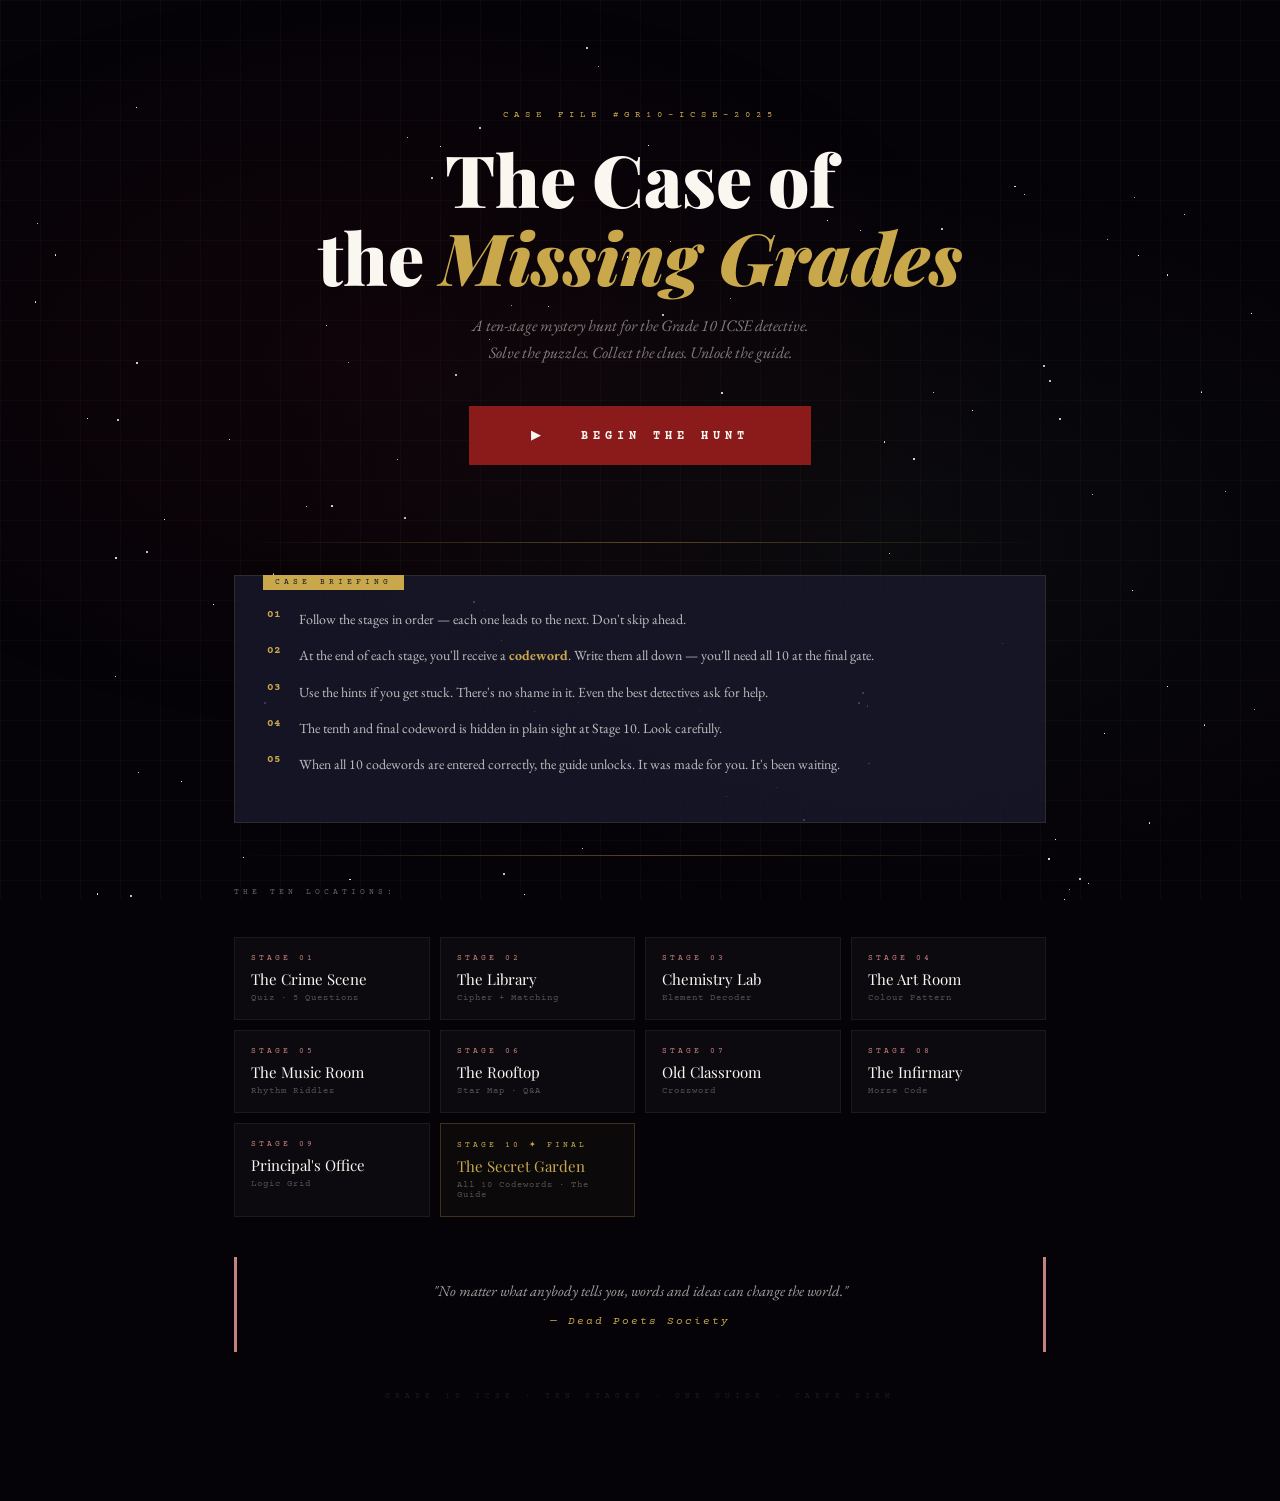
<file: index.html>
<!DOCTYPE html>
<html lang="en">
<head>
<meta charset="UTF-8"><meta name="viewport" content="width=device-width,initial-scale=1">
<title>The Case of the Missing Grades — Grade 10 ICSE Mystery Hunt</title>
<link rel="stylesheet" href="theme.css">
<style>
body{background:#050308;}
body::after{content:'';position:fixed;inset:0;background:radial-gradient(ellipse at 30% 40%,rgba(139,26,26,.08),transparent 50%),radial-gradient(ellipse at 70% 60%,rgba(122,158,126,.05),transparent 50%);pointer-events:none;z-index:0;}
.star{position:fixed;background:white;border-radius:50%;animation:tw var(--d) ease-in-out infinite var(--dl);pointer-events:none;z-index:0;}
@keyframes tw{0%,100%{opacity:.1}50%{opacity:.7}}
.hero{text-align:center;padding:60px 0 40px;}
.case-no{font-family:'Courier Prime',monospace;font-size:9px;letter-spacing:6px;color:var(--gold);margin-bottom:20px;display:block;}
.hero-title{font-family:'Playfair Display',serif;font-size:clamp(32px,7vw,72px);font-weight:900;color:var(--cream);line-height:1.08;margin-bottom:16px;}
.hero-title em{color:var(--gold);font-style:italic;}
.hero-sub{font-size:16px;font-style:italic;color:rgba(250,246,240,.5);margin-bottom:40px;line-height:1.7;}
.start-btn{display:inline-block;background:var(--red);color:var(--cream);font-family:'Courier Prime',monospace;font-weight:700;font-size:12px;letter-spacing:5px;padding:20px 60px;text-decoration:none;transition:all .4s;border:2px solid var(--red);position:relative;overflow:hidden;}
.start-btn::before{content:'';position:absolute;inset:0;background:var(--gold);transform:translateX(-100%);transition:transform .4s;}
.start-btn:hover::before{transform:translateX(0);}
.start-btn span{position:relative;z-index:1;}
.start-btn:hover span{color:var(--navy);}
/* Stage map */
.stage-map{display:grid;grid-template-columns:repeat(auto-fill,minmax(180px,1fr));gap:10px;margin:40px 0;}
.sm-card{background:rgba(255,255,255,.03);border:1px solid rgba(255,255,255,.06);padding:16px;transition:all .3s;text-decoration:none;display:block;}
.sm-card:hover{border-color:rgba(201,168,76,.3);background:rgba(201,168,76,.06);transform:translateY(-2px);}
.sm-n{font-family:'Courier Prime',monospace;font-size:8px;letter-spacing:3px;color:var(--rose);display:block;margin-bottom:6px;}
.sm-name{font-family:'Playfair Display',serif;font-size:15px;color:var(--cream);margin-bottom:4px;}
.sm-type{font-family:'Courier Prime',monospace;font-size:9px;color:rgba(250,246,240,.3);letter-spacing:1px;}
/* Rules */
.rules-box{background:rgba(26,26,46,.8);border:1px solid rgba(201,168,76,.15);padding:32px;margin:30px 0;position:relative;}
.rules-box::before{content:'CASE BRIEFING';position:absolute;top:-1px;left:28px;font-family:'Courier Prime',monospace;font-size:8px;letter-spacing:4px;background:var(--gold);color:var(--navy);padding:3px 12px;}
.rule{display:flex;gap:12px;align-items:flex-start;margin-bottom:14px;}
.rule-n{font-family:'Courier Prime',monospace;font-size:11px;color:var(--gold);flex-shrink:0;min-width:20px;font-weight:700;}
.rule-t{font-size:14px;color:rgba(250,246,240,.75);line-height:1.6;}
</style>
</head>
<body>
<script>for(let i=0;i<100;i++){const s=document.createElement('div');s.className='star';const sz=Math.random()*1.8+.3;s.style.cssText=`width:${sz}px;height:${sz}px;left:${Math.random()*100}%;top:${Math.random()*100}%;--d:${2+Math.random()*4}s;--dl:-${Math.random()*6}s;`;document.body.appendChild(s);}</script>

<div class="stage-wrap">
  <div class="hero">
    <span class="case-no">CASE FILE #GR10-ICSE-2025</span>
    <div class="hero-title">The Case of<br>the <em>Missing Grades</em></div>
    <p class="hero-sub">A ten-stage mystery hunt for the Grade 10 ICSE detective.<br>Solve the puzzles. Collect the clues. Unlock the guide.</p>
    <a href="stage1.html" class="start-btn"><span>▶ &nbsp; BEGIN THE HUNT</span></a>
  </div>

  <hr class="div">

  <div class="rules-box">
    <div class="rule"><span class="rule-n">01</span><span class="rule-t">Follow the stages in order — each one leads to the next. Don't skip ahead.</span></div>
    <div class="rule"><span class="rule-n">02</span><span class="rule-t">At the end of each stage, you'll receive a <strong style="color:var(--gold);">codeword</strong>. Write them all down — you'll need all 10 at the final gate.</span></div>
    <div class="rule"><span class="rule-n">03</span><span class="rule-t">Use the hints if you get stuck. There's no shame in it. Even the best detectives ask for help.</span></div>
    <div class="rule"><span class="rule-n">04</span><span class="rule-t">The tenth and final codeword is hidden in plain sight at Stage 10. Look carefully.</span></div>
    <div class="rule"><span class="rule-n">05</span><span class="rule-t">When all 10 codewords are entered correctly, the guide unlocks. It was made for you. It's been waiting.</span></div>
  </div>

  <hr class="div">

  <div style="font-family:'Courier Prime',monospace;font-size:8px;letter-spacing:4px;color:var(--gray);margin-bottom:16px;">THE TEN LOCATIONS:</div>
  <div class="stage-map">
    <a href="stage1.html" class="sm-card"><span class="sm-n">STAGE 01</span><div class="sm-name">The Crime Scene</div><div class="sm-type">Quiz · 5 Questions</div></a>
    <a href="stage2.html" class="sm-card"><span class="sm-n">STAGE 02</span><div class="sm-name">The Library</div><div class="sm-type">Cipher + Matching</div></a>
    <a href="stage3.html" class="sm-card"><span class="sm-n">STAGE 03</span><div class="sm-name">Chemistry Lab</div><div class="sm-type">Element Decoder</div></a>
    <a href="stage4.html" class="sm-card"><span class="sm-n">STAGE 04</span><div class="sm-name">The Art Room</div><div class="sm-type">Colour Pattern</div></a>
    <a href="stage5.html" class="sm-card"><span class="sm-n">STAGE 05</span><div class="sm-name">The Music Room</div><div class="sm-type">Rhythm Riddles</div></a>
    <a href="stage6.html" class="sm-card"><span class="sm-n">STAGE 06</span><div class="sm-name">The Rooftop</div><div class="sm-type">Star Map · Q&A</div></a>
    <a href="stage7.html" class="sm-card"><span class="sm-n">STAGE 07</span><div class="sm-name">Old Classroom</div><div class="sm-type">Crossword</div></a>
    <a href="stage8.html" class="sm-card"><span class="sm-n">STAGE 08</span><div class="sm-name">The Infirmary</div><div class="sm-type">Morse Code</div></a>
    <a href="stage9.html" class="sm-card"><span class="sm-n">STAGE 09</span><div class="sm-name">Principal's Office</div><div class="sm-type">Logic Grid</div></a>
    <a href="stage10.html" class="sm-card" style="border-color:rgba(201,168,76,.25);background:rgba(201,168,76,.04);"><span class="sm-n" style="color:var(--gold);">STAGE 10 ✦ FINAL</span><div class="sm-name" style="color:var(--gold);">The Secret Garden</div><div class="sm-type">All 10 Codewords · The Guide</div></a>
  </div>

  <div class="quote-box" style="margin-top:40px;">
    "No matter what anybody tells you, words and ideas can change the world."<br>
    <span style="font-size:11px;font-family:'Courier Prime',monospace;letter-spacing:2px;color:var(--gold);margin-top:8px;display:block;">— Dead Poets Society</span>
  </div>

  <div class="case-closed" style="font-family:'Courier Prime',monospace;font-size:8px;letter-spacing:5px;color:rgba(250,246,240,.1);text-align:center;margin-top:40px;">
    GRADE 10 ICSE · TEN STAGES · ONE GUIDE · CARPE DIEM
  </div>
</div>
</body>
</html>
</file>
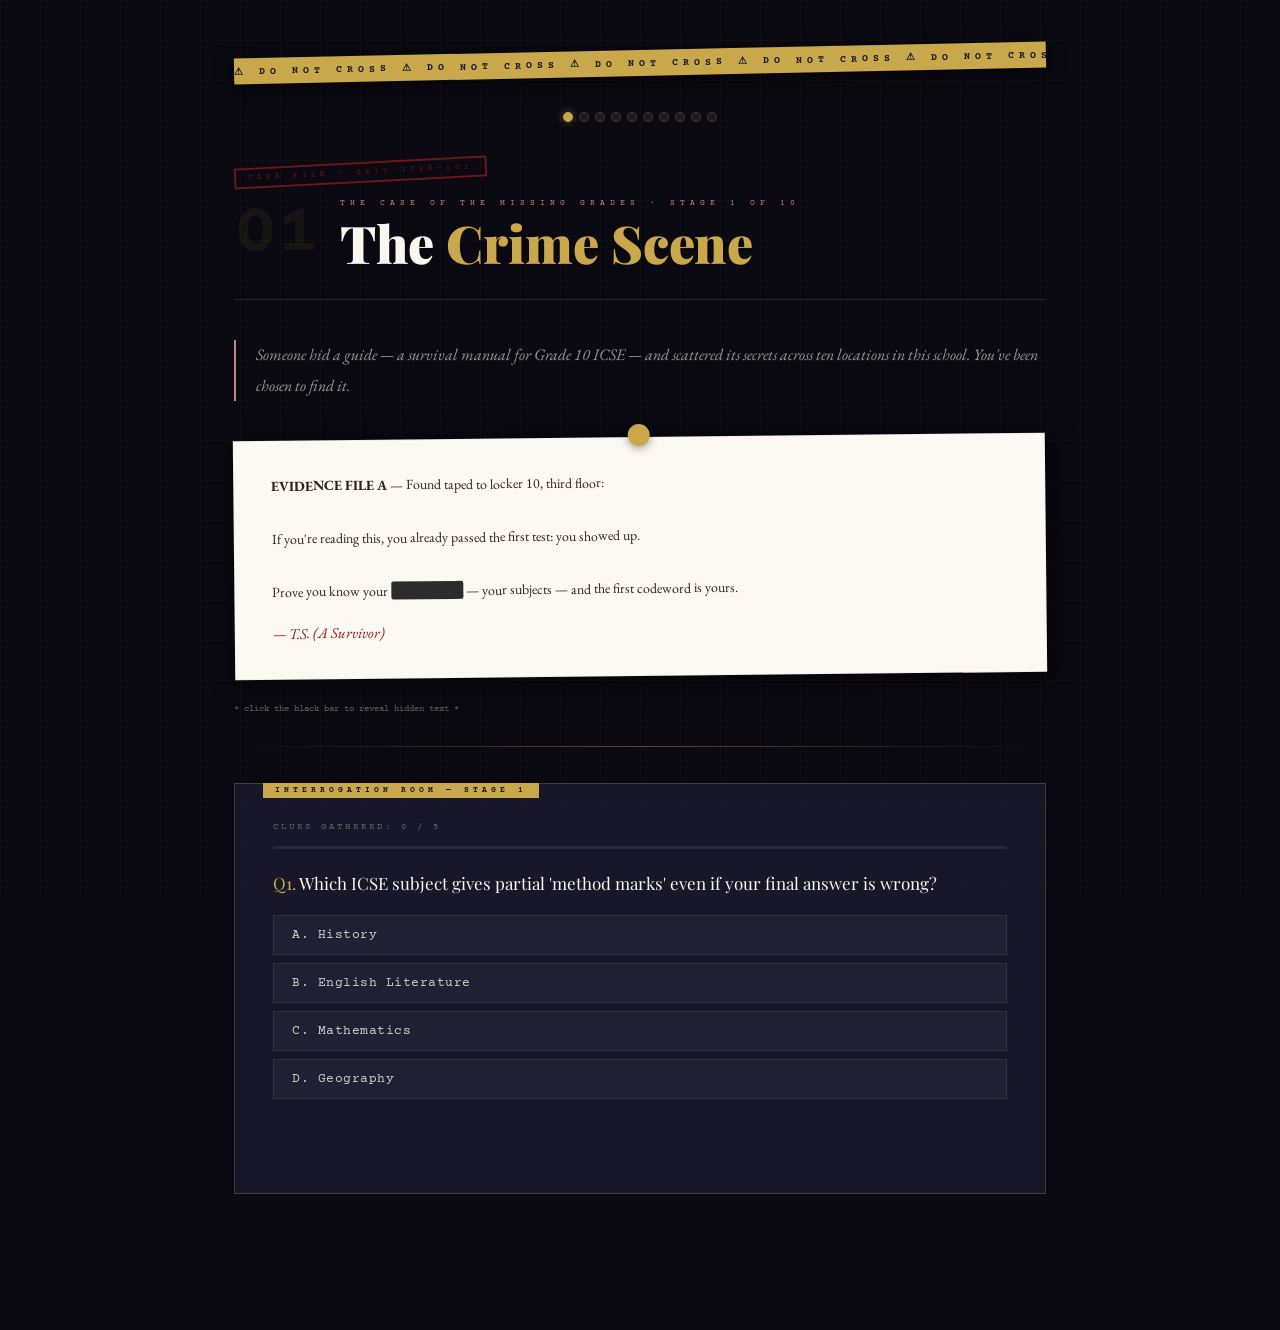
<file: stage1.html>
<!DOCTYPE html>
<html lang="en">
<head>
<meta charset="UTF-8"><meta name="viewport" content="width=device-width,initial-scale=1">
<title>Stage 1 — The Crime Scene</title>
<link rel="stylesheet" href="theme.css">
<style>
.redacted{background:#2c2c2c;color:transparent;padding:0 3px;cursor:pointer;transition:all .3s;border-radius:2px;}
.redacted.on{background:#8b1a1a;color:#faf6f0;}
.evidence-grid{display:grid;grid-template-columns:repeat(auto-fit,minmax(180px,1fr));gap:14px;margin:24px 0;}
.ev-card{background:rgba(255,255,255,.03);border:1px solid rgba(201,168,76,.15);padding:16px;}
.ev-num{font-family:'Courier Prime',monospace;font-size:8px;letter-spacing:3px;color:#c9a84c;display:block;margin-bottom:6px;}
.ev-card p{font-size:12px;color:rgba(250,246,240,.65);line-height:1.6;}
</style>
</head>
<body>
<div class="stage-wrap">
  <div class="tape">⚠ DO NOT CROSS ⚠ DO NOT CROSS ⚠ DO NOT CROSS ⚠ DO NOT CROSS ⚠ DO NOT CROSS ⚠</div>
  <div class="progress-dots" id="dots"></div>
  <div class="stamp">CASE FILE — GR10-ICSE-001</div>
  <div class="stage-bar">
    <div class="stage-num">01</div>
    <div class="stage-meta">
      <span class="stage-label">THE CASE OF THE MISSING GRADES · STAGE 1 OF 10</span>
      <div class="stage-title">The <em>Crime Scene</em></div>
    </div>
  </div>
  <p class="scene-intro">Someone hid a guide — a survival manual for Grade 10 ICSE — and scattered its secrets across ten locations in this school. You've been chosen to find it.</p>
  <div class="pinned-note">
    <strong>EVIDENCE FILE A</strong> — Found taped to locker 10, third floor:<br><br>
    If you're reading this, you already passed the first test: you showed up.<br><br>
    Prove you know your <span class="redacted" id="redactedSpan">SUSPECTS</span> — your subjects — and the first codeword is yours.
    <span class="sig">— T.S. (A Survivor)</span>
  </div>
  <p style="font-family:'Courier Prime',monospace;font-size:9px;color:#6b6560;margin-bottom:24px;">* click the black bar to reveal hidden text *</p>
  <hr class="div">
  <div class="puzzle-box" data-label="INTERROGATION ROOM — STAGE 1">
    <p class="score-lbl" id="sc">CLUES GATHERED: 0 / 5</p>
    <div class="prog-wrap"><div class="prog-fill" id="pf" style="width:0%"></div></div>
    <div id="qbox"></div>
    <p class="feedback" id="fb"></p>
  </div>
  <div class="unlock-section" id="unlock">
    <div style="font-family:'Courier Prime',monospace;font-size:9px;letter-spacing:4px;color:#c9a84c;margin-bottom:16px;">✦ STAGE 1 COMPLETE — FIRST CODEWORD OBTAINED ✦</div>
    <div class="clue-card">
      <span class="clue-lbl">🔑 CODEWORD #1 — WRITE THIS DOWN</span>
      The first word of the Latin phrase that runs through this entire mystery.<br><br>
      <div class="clue-code">CARPE</div>
    </div>
    <a href="stage2.html" class="next-btn">→ Follow the Trail</a>
    <p class="next-note">NEXT STAGE: THE LIBRARY ARCHIVES</p>
  </div>
</div>
<script>
var dotsEl = document.getElementById('dots');
for (var i = 0; i < 10; i++) {
  var dot = document.createElement('div');
  dot.className = 'dot' + (i === 0 ? ' active' : '');
  dotsEl.appendChild(dot);
}
var Qs = [
  { q: "Which ICSE subject gives partial 'method marks' even if your final answer is wrong?", opts: ["History", "English Literature", "Mathematics", "Geography"], cor: 2, fb: "Correct! In ICSE Maths, showing your working always matters." },
  { q: "What is the golden rule for ICSE Biology diagram questions?", opts: ["Labels are optional", "Draw and label every diagram at least 5 times before the exam", "Only label parts you remember", "Diagrams carry zero marks"], cor: 1, fb: "Muscle memory is real. Draw every diagram until your hand knows it without your brain." },
  { q: "A student has 6 hours to revise 4 subjects equally. How long per subject?", opts: ["1 hour", "1.5 hours", "2 hours", "45 minutes"], cor: 1, fb: "1.5 hours each. Time management is your most important detective tool." },
  { q: "In Dead Poets Society, Mr. Keating teaches one famous Latin phrase. Which is it?", opts: ["Veni Vidi Vici", "Carpe Diem", "In Medias Res", "Memento Mori"], cor: 1, fb: "Carpe Diem — seize the day. This phrase runs through every stage of this mystery." },
  { q: "For ICSE History 8-mark answers, what is the correct structure?", opts: ["Write everything you know fast", "Point → Explanation → Evidence → Link back to question", "Introduction only then list facts", "Bullet points only"], cor: 1, fb: "Structure is everything — in detective work and in board exams." }
];
var cur = 0, score = 0, done = [];
function render() {
  var q = Qs[cur];
  var html = '<div class="quiz-q"><span class="qn">Q' + (cur+1) + '.</span> ' + q.q + '</div><div class="options">';
  for (var i = 0; i < q.opts.length; i++) {
    html += '<button class="opt" data-i="' + i + '">' + String.fromCharCode(65+i) + '.  ' + q.opts[i] + '</button>';
  }
  html += '</div>';
  document.getElementById('qbox').innerHTML = html;
  document.getElementById('fb').textContent = '';
  var btns = document.querySelectorAll('.opt');
  for (var j = 0; j < btns.length; j++) {
    (function(b) { b.addEventListener('click', function() { ans(parseInt(b.getAttribute('data-i'))); }); })(btns[j]);
  }
}
function ans(i) {
  if (done[cur]) return;
  done[cur] = 1;
  var q = Qs[cur];
  var btns = document.querySelectorAll('.opt');
  for (var j = 0; j < btns.length; j++) {
    if (j === q.cor) btns[j].classList.add('correct');
    else if (j === i) btns[j].classList.add('wrong');
    btns[j].disabled = true;
  }
  if (i === q.cor) score++;
  document.getElementById('fb').textContent = q.fb;
  document.getElementById('sc').textContent = 'CLUES GATHERED: ' + score + ' / 5';
  document.getElementById('pf').style.width = (((cur+1)/5)*100) + '%';
  setTimeout(function() { cur++; if (cur < 5) render(); else finish(); }, 2400);
}
function finish() {
  document.getElementById('qbox').innerHTML = '<div class="quiz-q" style="text-align:center;font-style:italic;"><span class="qn">CASE CLOSED.</span><br><br>You gathered ' + score + ' of 5 clues.<br>' + (score >= 3 ? 'The trail is open, Detective.' : 'The path opens for those who try.') + '</div>';
  document.getElementById('fb').textContent = '';
  document.getElementById('unlock').classList.add('show');
}
document.getElementById('redactedSpan').addEventListener('click', function() { this.classList.toggle('on'); });
render();
</script>
</body>
</html>
</file>
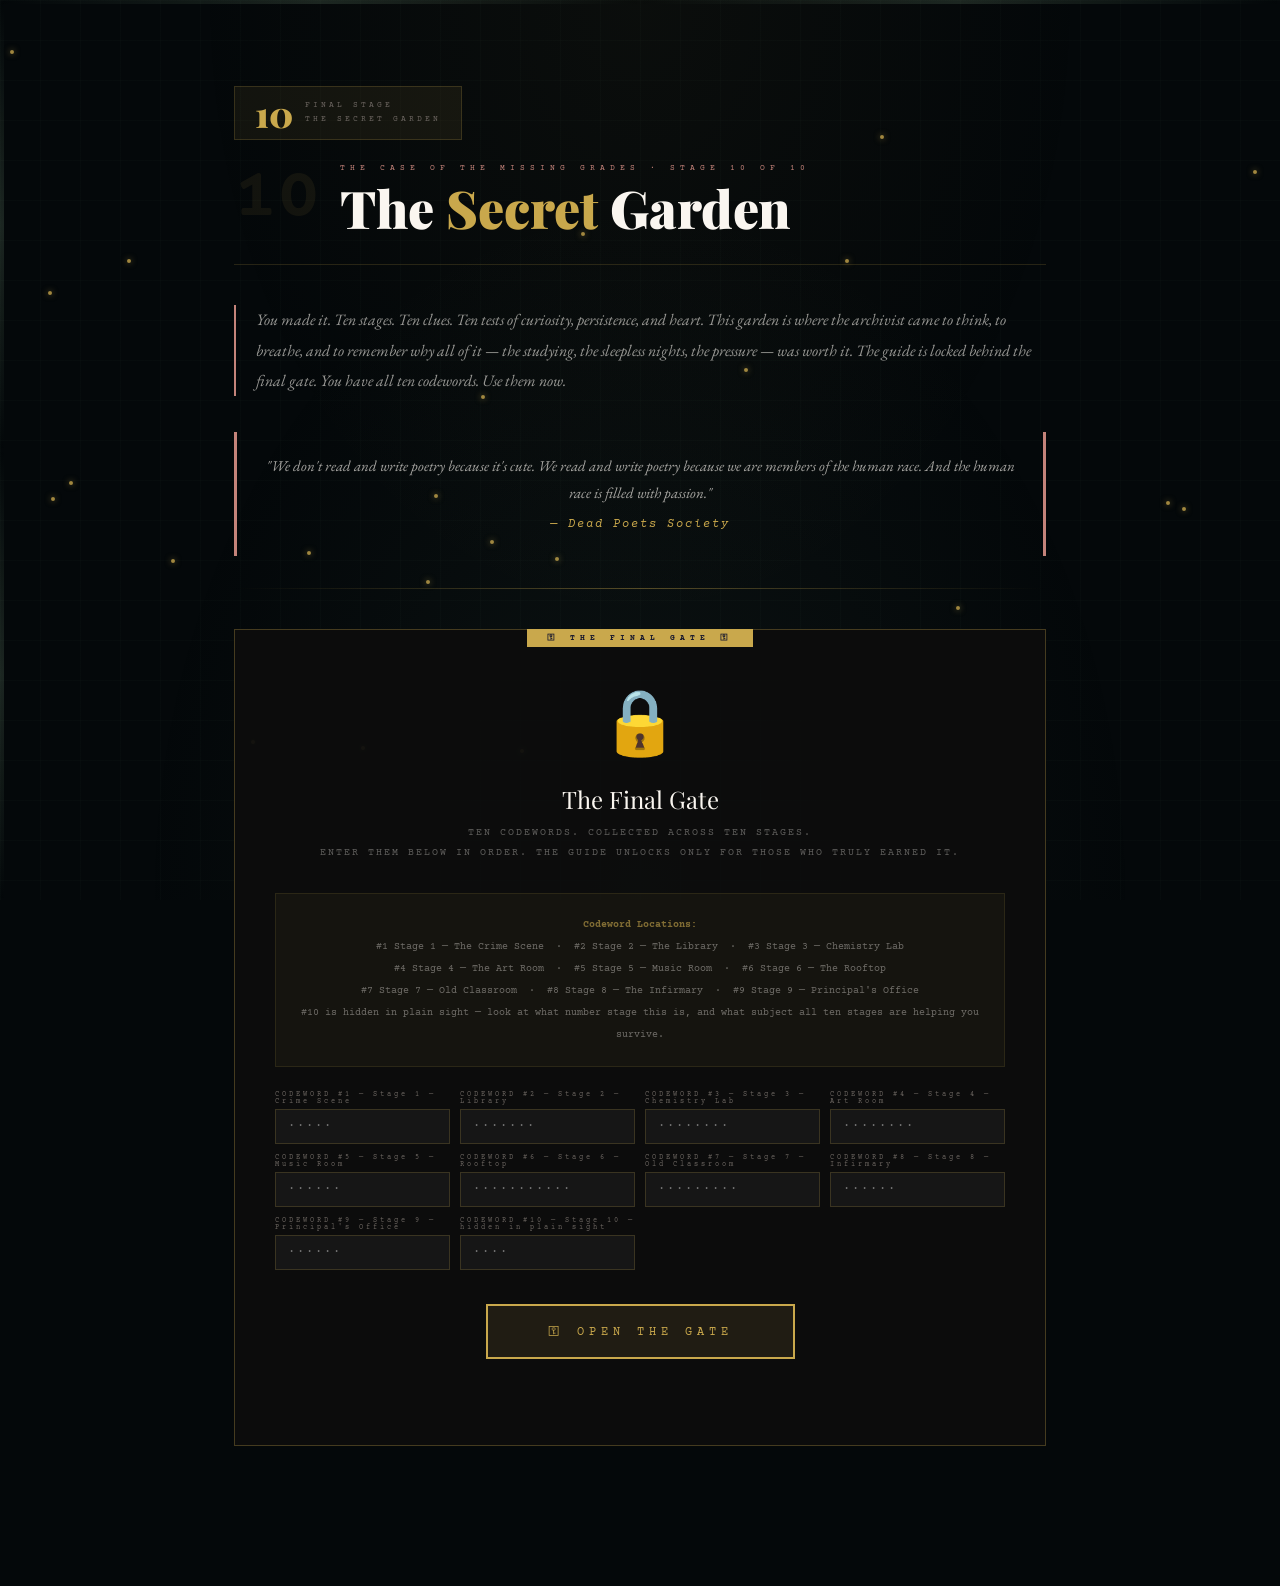
<file: stage10.html>
<!DOCTYPE html>
<html lang="en">
<head>
<meta charset="UTF-8"><meta name="viewport" content="width=device-width,initial-scale=1">
<title>Stage 10 — The Secret Garden · FINAL</title>
<link rel="stylesheet" href="theme.css">
<style>
body{background:#04080a;cursor:default;}
/* Garden atmosphere */
body::before{background-image:linear-gradient(rgba(122,158,126,.03) 1px,transparent 1px),linear-gradient(90deg,rgba(122,158,126,.03) 1px,transparent 1px);background-size:40px 40px;}
body::after{content:'';position:fixed;inset:0;background:radial-gradient(ellipse at 50% 100%,rgba(122,158,126,.08),transparent 55%),radial-gradient(ellipse at 50% 0%,rgba(201,168,76,.04),transparent 50%);pointer-events:none;z-index:0;}
/* Fireflies */
.firefly{position:fixed;width:4px;height:4px;background:rgba(201,168,76,.8);border-radius:50%;pointer-events:none;z-index:0;animation:fly var(--d) ease-in-out infinite var(--dl);box-shadow:0 0 6px rgba(201,168,76,.6);}
@keyframes fly{0%{transform:translate(0,0);opacity:0}20%{opacity:.9}80%{opacity:.6}100%{transform:translate(var(--dx),var(--dy));opacity:0}}
/* Vines decoration */
.vine-top{position:fixed;top:0;left:0;right:0;height:4px;background:linear-gradient(90deg,transparent,var(--sage),transparent,var(--sage),transparent);opacity:.2;z-index:1;}
.vine-left{position:fixed;top:0;left:0;bottom:0;width:4px;background:linear-gradient(180deg,transparent,var(--sage),transparent,var(--sage),transparent);opacity:.2;z-index:1;}
/* Final gate */
.gate{background:rgba(13,13,13,.95);border:1px solid rgba(201,168,76,.3);padding:50px 40px;margin:40px 0;text-align:center;position:relative;}
.gate::before{content:'⚿  THE FINAL GATE  ⚿';position:absolute;top:-1px;left:50%;transform:translateX(-50%);font-family:'Courier Prime',monospace;font-size:8px;letter-spacing:5px;background:var(--gold);color:var(--navy);padding:4px 20px;font-weight:700;white-space:nowrap;}
.gate-lock{font-size:64px;margin-bottom:20px;animation:lockPulse 3s ease-in-out infinite;}
@keyframes lockPulse{0%,100%{filter:drop-shadow(0 0 0px rgba(201,168,76,0))}50%{filter:drop-shadow(0 0 20px rgba(201,168,76,.5))}}
.gate-title{font-family:'Playfair Display',serif;font-size:24px;color:var(--cream);margin-bottom:8px;}
.gate-desc{font-family:'Courier Prime',monospace;font-size:10px;letter-spacing:2px;color:rgba(250,246,240,.35);line-height:2;margin-bottom:30px;}
/* 10 word inputs */
.words-grid{display:grid;grid-template-columns:repeat(auto-fill,minmax(160px,1fr));gap:10px;margin:24px 0;text-align:left;}
.word-slot{position:relative;}
.word-slot label{font-family:'Courier Prime',monospace;font-size:7px;letter-spacing:3px;color:var(--gray);display:block;margin-bottom:4px;}
.word-slot input{width:100%;background:rgba(255,255,255,.04);border:1px solid rgba(201,168,76,.2);color:var(--cream);font-family:'Courier Prime',monospace;font-size:12px;letter-spacing:2px;padding:10px 12px;outline:none;text-transform:uppercase;}
.word-slot input:focus{border-color:var(--gold);}
.word-slot input.ok{border-color:var(--sage);background:rgba(122,158,126,.1);color:var(--sage);}
.word-slot input.err{border-color:var(--red);background:rgba(139,26,26,.1);color:var(--rose);}
.word-slot .tick{position:absolute;right:8px;top:28px;font-size:14px;display:none;}
.word-slot input.ok~.tick{display:block;color:var(--sage);}
.unlock-btn{background:rgba(201,168,76,.1);border:2px solid var(--gold);color:var(--gold);font-family:'Courier Prime',monospace;font-size:12px;letter-spacing:5px;padding:18px 60px;cursor:pointer;transition:all .4s;text-transform:uppercase;position:relative;overflow:hidden;margin-top:10px;}
.unlock-btn::before{content:'';position:absolute;inset:0;background:var(--gold);transform:translateX(-100%);transition:transform .4s;}
.unlock-btn:hover::before{transform:translateX(0);}
.unlock-btn span{position:relative;z-index:1;}
.unlock-btn:hover span{color:var(--navy);}
.gate-fb{font-family:'Courier Prime',monospace;font-size:11px;letter-spacing:2px;min-height:24px;margin-top:12px;color:var(--rose);}
/* codewords hint */
.cw-reminder{background:rgba(201,168,76,.05);border:1px solid rgba(201,168,76,.12);padding:20px 24px;margin:24px 0;font-family:'Courier Prime',monospace;font-size:10px;color:rgba(250,246,240,.4);line-height:2.2;}
.cw-reminder strong{color:rgba(201,168,76,.6);}
/* VICTORY */
#victory{display:none;text-align:center;}
#victory.show{display:block;animation:bigReveal 1.5s ease;}
@keyframes bigReveal{from{opacity:0;filter:blur(20px);transform:scale(.9)}60%{filter:blur(0)}to{opacity:1;transform:scale(1)}}
.v-badge{font-family:'Courier Prime',monospace;font-size:9px;letter-spacing:7px;color:var(--gold);margin-bottom:30px;animation:glowPulse 2s ease-in-out infinite;}
@keyframes glowPulse{0%,100%{text-shadow:0 0 10px rgba(201,168,76,.3)}50%{text-shadow:0 0 40px rgba(201,168,76,.8),0 0 80px rgba(201,168,76,.3)}}
.v-title{font-family:'Playfair Display',serif;font-size:clamp(36px,7vw,72px);font-weight:900;color:var(--cream);line-height:1.1;margin-bottom:16px;}
.v-title em{color:var(--gold);}
.v-sub{font-size:18px;font-style:italic;color:var(--rose);margin-bottom:50px;}
/* Final letter */
.final-letter{background:var(--paper);color:#1a1510;padding:50px 55px;max-width:640px;margin:30px auto;box-shadow:0 20px 60px rgba(0,0,0,.7),0 0 0 1px rgba(201,168,76,.3),inset 0 0 0 24px transparent;position:relative;font-family:'EB Garamond',serif;text-align:left;}
.final-letter::before{content:'';position:absolute;inset:18px;border:1px solid rgba(0,0,0,.05);pointer-events:none;}
.fl-header{text-align:center;margin-bottom:30px;padding-bottom:20px;border-bottom:1px solid rgba(0,0,0,.1);}
.fl-header .stamp{display:inline-block;border:2px solid var(--red);color:var(--red);font-family:'Courier Prime',monospace;font-size:7px;letter-spacing:4px;padding:3px 10px;transform:rotate(-2deg);margin-bottom:12px;}
.fl-header h2{font-family:'Playfair Display',serif;font-size:26px;font-weight:900;color:#1a1510;}
.fl-header p{font-style:italic;font-size:14px;color:var(--red);margin-top:6px;}
.fl-body p{font-size:15px;line-height:2;color:#2c2218;margin-bottom:16px;}
.fl-body .verse{border-left:3px solid var(--red);padding-left:20px;margin:24px 0;font-style:italic;font-size:15px;color:#5c4030;line-height:1.8;}
.fl-sig{font-family:'Playfair Display',serif;font-style:italic;font-size:17px;color:var(--red);margin-top:28px;}
/* Download */
.dl-section{text-align:center;margin:40px 0;}
.dl-btn{display:inline-block;background:var(--navy);color:var(--gold);font-family:'Courier Prime',monospace;font-weight:700;font-size:12px;letter-spacing:4px;padding:20px 56px;text-decoration:none;border:2px solid var(--gold);transition:all .4s;margin:8px;}
.dl-btn:hover{background:var(--gold);color:var(--navy);transform:translateY(-3px);box-shadow:0 12px 30px rgba(201,168,76,.3);}
.dl-btn.sec{background:transparent;color:rgba(250,246,240,.3);border-color:rgba(250,246,240,.1);font-size:9px;letter-spacing:3px;padding:12px 30px;}
.dl-btn.sec:hover{background:rgba(255,255,255,.05);color:var(--cream);}
.case-closed{font-family:'Courier Prime',monospace;font-size:8px;letter-spacing:6px;color:rgba(250,246,240,.12);text-align:center;margin-top:60px;}
/* Confetti */
.confetti-piece{position:fixed;top:-10px;animation:confFall var(--d) ease-in forwards var(--dl);pointer-events:none;z-index:100;opacity:0;}
@keyframes confFall{0%{opacity:1;transform:translate(0,0) rotate(0)}100%{opacity:0;transform:translate(var(--dx),110vh) rotate(var(--r))}}
/* Stage 10 label */
.ten-badge{display:inline-flex;align-items:center;gap:12px;background:rgba(201,168,76,.08);border:1px solid rgba(201,168,76,.2);padding:8px 20px;margin-bottom:24px;}
.ten-badge .n{font-family:'Playfair Display',serif;font-size:36px;font-weight:900;color:var(--gold);line-height:1;}
.ten-badge p{font-family:'Courier Prime',monospace;font-size:8px;letter-spacing:3px;color:var(--gray);line-height:1.8;}
</style>
</head>
<body>
<div class="vine-top"></div>
<div class="vine-left"></div>
<div id="ffContainer"></div>

<div class="stage-wrap">
  <div class="progress-dots" id="dots"></div>

  <div class="ten-badge">
    <span class="n">10</span>
    <p>FINAL STAGE<br>THE SECRET GARDEN</p>
  </div>

  <div class="stage-bar">
    <div class="stage-num">10</div>
    <div class="stage-meta">
      <span class="stage-label">THE CASE OF THE MISSING GRADES · STAGE 10 OF 10</span>
      <div class="stage-title">The <em>Secret</em> Garden</div>
    </div>
  </div>

  <p class="scene-intro">
    You made it. Ten stages. Ten clues. Ten tests of curiosity, persistence, and heart. 
    This garden is where the archivist came to think, to breathe, and to remember why all of it — the studying, the sleepless nights, the pressure — was worth it.
    The guide is locked behind the final gate. You have all ten codewords. Use them now.
  </p>

  <div class="quote-box">
    "We don't read and write poetry because it's cute. We read and write poetry because we are members of the human race. And the human race is filled with passion."<br>
    <span style="font-size:12px;font-family:'Courier Prime',monospace;letter-spacing:2px;color:var(--gold);margin-top:8px;display:block;">— Dead Poets Society</span>
  </div>

  <hr class="div">

  <!-- THE GATE -->
  <div class="gate" id="gateSection">
    <div class="gate-lock" id="lockIcon">🔒</div>
    <div class="gate-title">The Final Gate</div>
    <div class="gate-desc">
      TEN CODEWORDS. COLLECTED ACROSS TEN STAGES.<br>
      ENTER THEM BELOW IN ORDER. THE GUIDE UNLOCKS ONLY FOR THOSE WHO TRULY EARNED IT.
    </div>

    <!-- Hint: all codewords if they forgot -->
    <div class="cw-reminder">
      <strong>Codeword Locations:</strong><br>
      #1 Stage 1 — The Crime Scene &nbsp;·&nbsp; #2 Stage 2 — The Library &nbsp;·&nbsp; #3 Stage 3 — Chemistry Lab<br>
      #4 Stage 4 — The Art Room &nbsp;·&nbsp; #5 Stage 5 — Music Room &nbsp;·&nbsp; #6 Stage 6 — The Rooftop<br>
      #7 Stage 7 — Old Classroom &nbsp;·&nbsp; #8 Stage 8 — The Infirmary &nbsp;·&nbsp; #9 Stage 9 — Principal's Office<br>
      #10 is hidden in plain sight — look at what number stage this is, and what subject all ten stages are helping you survive.
    </div>

    <div class="words-grid" id="wordsGrid"></div>

    <button class="unlock-btn" id="tryUnlockBtn"><span>⚿  OPEN THE GATE</span></button>
    <div class="gate-fb" id="gateFb"></div>
  </div>

  <!-- VICTORY -->
  <div id="victory">
    <div class="v-badge">✦ THE CASE IS CLOSED · THE GUIDE IS YOURS ✦</div>
    <div class="v-title">Carpe <em>Diem</em>,<br>Detective.</div>
    <div class="v-sub">You cracked the case. All ten clues. All ten stages. Every single one.</div>

    <div class="final-letter">
      <div class="fl-header">
        <div class="stamp">CASE FILE GR10-ICSE — DECLASSIFIED</div>
        <h2>The Guide to Survive Grade 10</h2>
        <p>ICSE Edition &nbsp;·&nbsp; Compiled by a Survivor</p>
      </div>
      <div class="fl-body">
        <p>You followed a trail across ten rooms — a crime scene, a library, a chemistry lab, an art room, a music room, a rooftop, an old classroom, an infirmary, a principal's office, and finally, this garden.</p>
        <p>Ten clues. Ten puzzles. Each one asking you to be curious, to think, to not give up when it got hard. Which is — not coincidentally — exactly what Grade 10 will ask of you, every single day.</p>
        <div class="verse">
          "You must strive to find your own voice. Because the longer you wait to begin,<br>
          the less likely you are to find it at all."<br>
          — Dead Poets Society
        </div>
        <p>Inside this guide are nine case files: your subjects, your study methods, your exam technique, the truth about burnout, the people who'll carry you through, the small joys worth protecting, and the survival kit for the weeks when everything feels impossible.</p>
        <p>You don't have to be perfect. You just have to show up — the way you showed up for every stage of this hunt — with curiosity, with effort, and with the quiet stubbornness of someone who doesn't quit.</p>
        <p>The summer is on the other side of this year. And you're going to walk into it having discovered something important: <em>you are more than your marks.</em> You are the person who solved a ten-stage mystery because they cared enough to try.</p>
        <p>That person is going to be just fine.</p>
        <p class="fl-sig">With everything — &nbsp; T.S. (A Survivor of Grade 10 ICSE)</p>
      </div>
    </div>

    <div class="dl-section">
      <div style="font-family:'Courier Prime',monospace;font-size:9px;letter-spacing:5px;color:var(--gold);margin-bottom:24px;">✦ YOUR SURVIVAL GUIDE AWAITS ✦</div>
      <a href="Guide_To_Survive_Grade10_ICSE.pdf" class="dl-btn" download>
        ⬇ &nbsp; Download Your Grade 10 Survival Guide
      </a>
      <br>
      <a href="Guide_To_Survive_Grade10_ICSE.pdf" class="dl-btn" target="_blank">
        📖 &nbsp; Read Online
      </a>
      <br>
      <a href="stage1.html" class="dl-btn sec">↩ Restart the Mystery</a>
    </div>

    <div class="case-closed">
      · · · CASE #GR10-ICSE-2025 · · · STATUS: SOLVED · · · GRADE 10: SURVIVABLE · · · YOU: MORE THAN YOUR MARKS · · ·
    </div>
  </div>

</div>

<script>
// Dots
const d=document.getElementById('dots');
for(let i=0;i<10;i++){const e=document.createElement('div');e.className='dot'+(i<9?'done':i===9?'active':'');d.appendChild(e);}

// Fireflies
const ffc=document.getElementById('ffContainer');
for(let i=0;i<25;i++){
  const f=document.createElement('div');f.className='firefly';
  f.style.cssText=`left:${Math.random()*100}%;top:${Math.random()*100}%;--d:${4+Math.random()*8}s;--dl:-${Math.random()*10}s;--dx:${(Math.random()-.5)*300}px;--dy:${(Math.random()-.5)*200}px;`;
  ffc.appendChild(f);
}

// Codewords (all 10)
const CWS=[
  {n:1, w:'CARPE',       hint:'Stage 1 — Crime Scene'},
  {n:2, w:'ELEMENT',     hint:'Stage 2 — Library'},
  {n:3, w:'PERIODIC',    hint:'Stage 3 — Chemistry Lab'},
  {n:4, w:'SPECTRUM',    hint:'Stage 4 — Art Room'},
  {n:5, w:'RHYTHM',      hint:'Stage 5 — Music Room'},
  {n:6, w:'PERSPECTIVE', hint:'Stage 6 — Rooftop'},
  {n:7, w:'SYNTHESIS',   hint:'Stage 7 — Old Classroom'},
  {n:8, w:'SIGNAL',      hint:'Stage 8 — Infirmary'},
  {n:9, w:'DEDUCE',      hint:'Stage 9 — Principal\'s Office'},
  {n:10,w:'ICSE',        hint:'Stage 10 — hidden in plain sight'},
];

// Build input grid
const grid=document.getElementById('wordsGrid');
CWS.forEach(cw=>{
  const slot=document.createElement('div');slot.className='word-slot';
  slot.innerHTML=`<label>CODEWORD #${cw.n} — ${cw.hint}</label>
    <input type="text" id="cw${cw.n}" maxlength="${Math.max(cw.w.length+3,6)}" placeholder="${'·'.repeat(cw.w.length)}" autocomplete="off">
    <span class="tick">✓</span>`;
  grid.appendChild(slot);
});

function tryUnlock(){
  let correct=0;
  const fb=document.getElementById('gateFb');
  CWS.forEach(cw=>{
    const inp=document.getElementById(`cw${cw.n}`);
    const val=inp.value.trim().toUpperCase();
    inp.classList.remove('ok','err');
    if(val===cw.w){inp.classList.add('ok');correct++;}
    else if(val){inp.classList.add('err');}
  });

  if(correct===10){
    victory();
  } else if(correct>=7){
    fb.textContent=`${correct}/10 correct. So close! Check the red fields — look at each stage's clue card again.`;
  } else if(correct>=4){
    fb.textContent=`${correct}/10 correct. Good progress. Some codewords need revisiting. Check the stage hints above.`;
  } else {
    fb.textContent=`${correct}/10 correct. Return to the stages where you're stuck and re-read the clue cards.`;
  }
}

function victory(){
  document.getElementById('gateSection').style.display='none';
  const v=document.getElementById('victory');
  v.classList.add('show');
  v.scrollIntoView({behavior:'smooth'});
  launchConfetti();
  // Update dots — all done
  document.querySelectorAll('.dot').forEach(d=>{d.className='dot done';});
}

function launchConfetti(){
  const colors=['#c9a84c','#c4837a','#7a9e7e','#faf6f0','#8b1a1a','#1a1a2e','#4cc9f0'];
  for(let i=0;i<100;i++){
    const p=document.createElement('div');p.className='confetti-piece';
    const sz=6+Math.random()*10;
    p.style.cssText=`width:${sz}px;height:${sz}px;background:${colors[Math.floor(Math.random()*colors.length)]};left:${Math.random()*100}%;--d:${1.5+Math.random()*2.5}s;--dl:${Math.random()*1.5}s;--dx:${(Math.random()-.5)*400}px;--r:${Math.random()*720}deg;border-radius:${Math.random()>.5?'50%':'2px'};`;
    document.body.appendChild(p);
    setTimeout(()=>p.remove(),5000);
  }
}

// Enter key moves to next input
document.getElementById('tryUnlockBtn').addEventListener('click',tryUnlock);
document.querySelectorAll('.word-slot input').forEach((inp,i,all)=>{
  inp.addEventListener('keydown',e=>{if(e.key==='Enter'&&all[i+1])all[i+1].focus();if(e.key==='Enter'&&i===all.length-1)tryUnlock();});
  inp.addEventListener('input',function(){this.value=this.value.replace(/[^a-zA-Z]/g,'');});
});
</script>
</body>
</html>
</file>
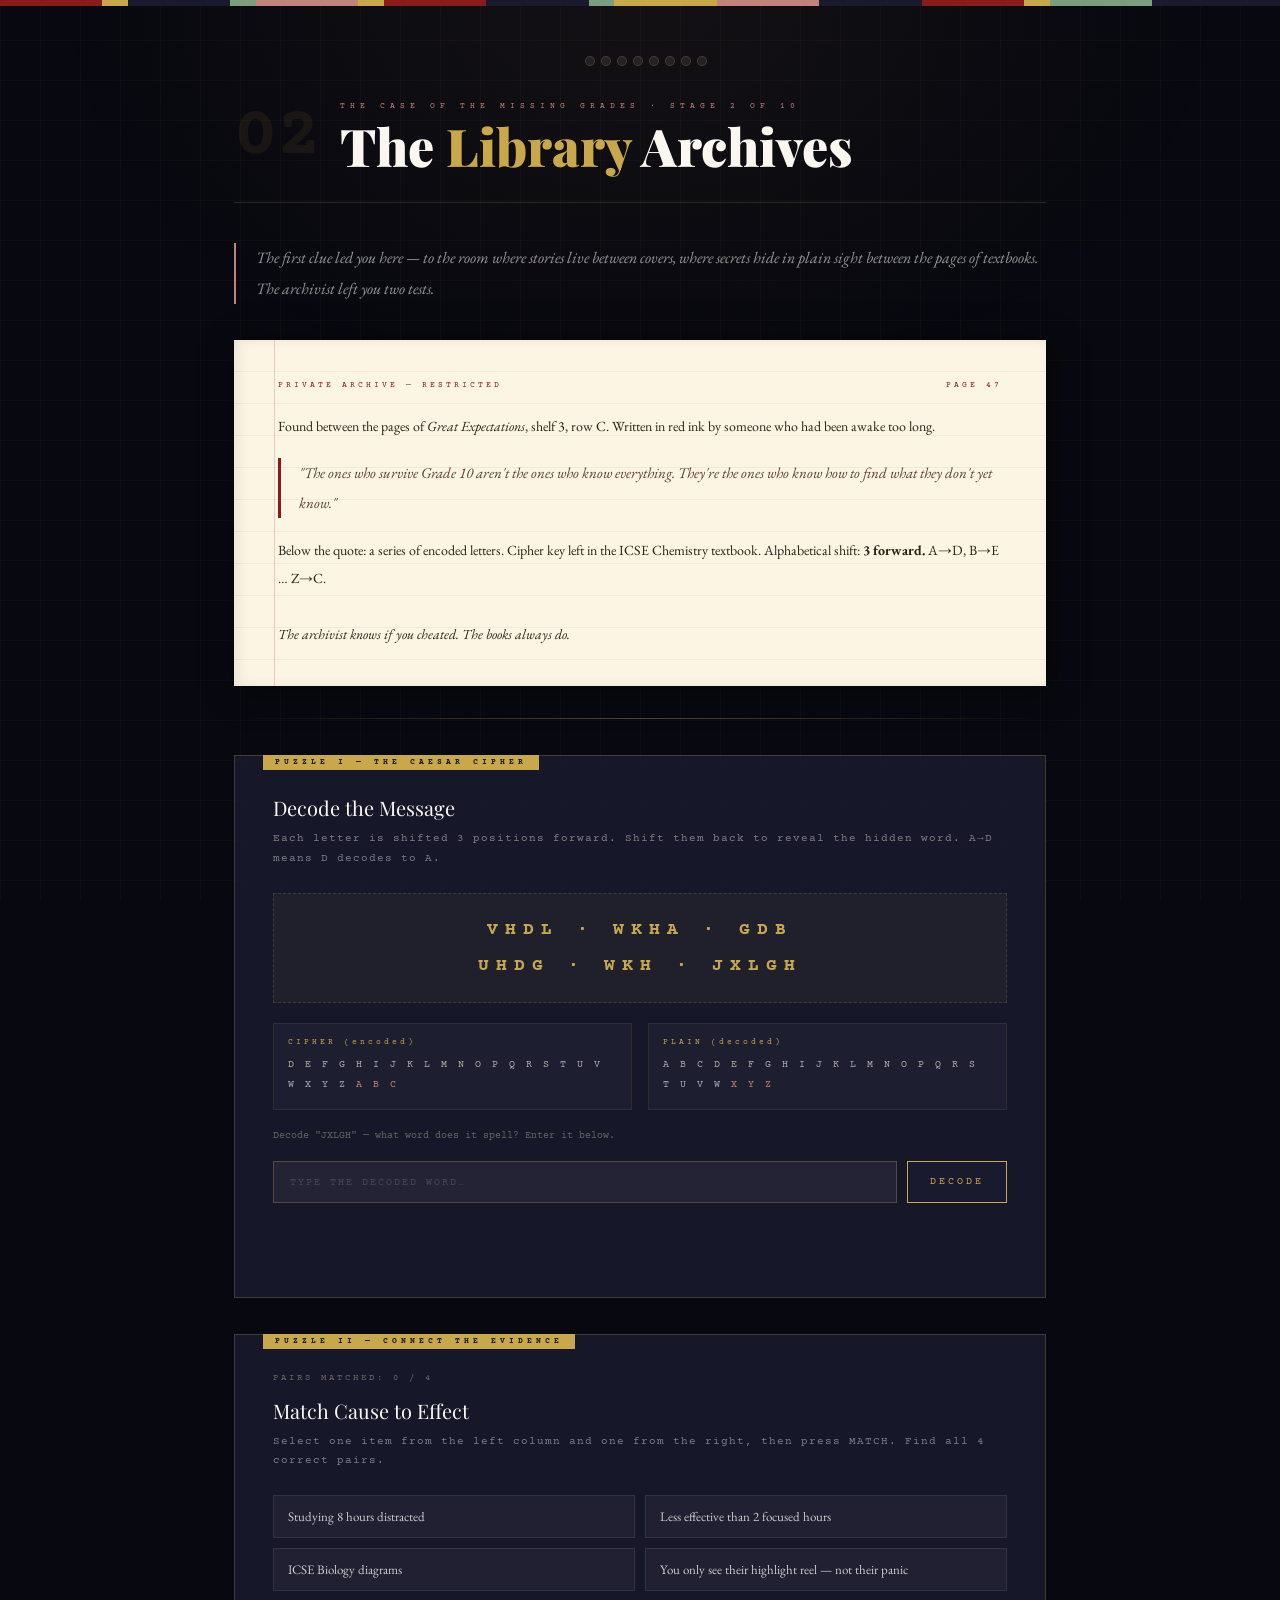
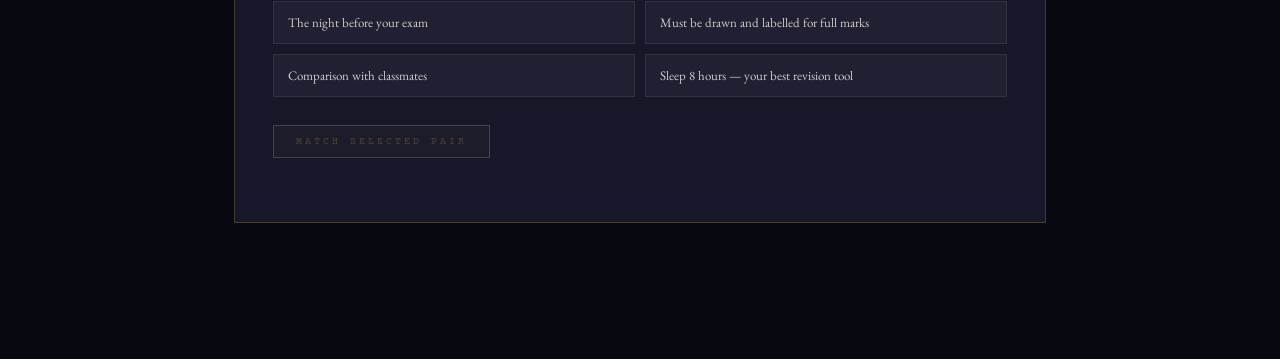
<file: stage2.html>
<!DOCTYPE html>
<html lang="en">
<head>
<meta charset="UTF-8"><meta name="viewport" content="width=device-width,initial-scale=1">
<title>Stage 2 — The Library Archives</title>
<link rel="stylesheet" href="theme.css">
<style>
body{background:#080810;}
body::after{content:'';position:fixed;top:0;left:0;right:0;height:50vh;background:radial-gradient(ellipse at 50% 0%,rgba(201,168,76,.06),transparent 65%);pointer-events:none;z-index:0;}
.shelf{width:100%;height:6px;background:linear-gradient(90deg,#8b1a1a 0 8%,#c9a84c 8% 10%,#1a1a2e 10% 18%,#7a9e7e 18% 20%,#c4837a 20% 28%,#c9a84c 28% 30%,#8b1a1a 30% 38%,#1a1a2e 38% 46%,#7a9e7e 46% 48%,#c9a84c 48% 56%,#c4837a 56% 64%,#1a1a2e 64% 72%,#8b1a1a 72% 80%,#c9a84c 80% 82%,#7a9e7e 82% 90%,#1a1a2e 90% 100%);position:sticky;top:0;z-index:10;}
.book-page{background:#fdf5e4;color:#2c2218;padding:38px 44px;position:relative;margin:28px 0;box-shadow:inset 4px 0 12px rgba(0,0,0,.08),4px 4px 28px rgba(0,0,0,.5);font-family:'EB Garamond',serif;font-size:14px;line-height:2;background-image:repeating-linear-gradient(transparent,transparent 31px,rgba(0,0,0,.05) 31px,rgba(0,0,0,.05) 32px);}
.book-page::before{content:'';position:absolute;left:40px;top:0;bottom:0;width:1px;background:rgba(196,131,122,.35);}
.book-page blockquote{border-left:3px solid var(--red);padding-left:18px;margin:18px 0;font-style:italic;color:#5c4030;font-size:15px;}
.ph{font-family:'Courier Prime',monospace;font-size:8px;letter-spacing:3px;color:var(--red);margin-bottom:18px;display:flex;justify-content:space-between;}
.enc{font-family:'Courier Prime',monospace;font-size:18px;font-weight:700;letter-spacing:7px;color:var(--gold);text-align:center;padding:18px;background:rgba(201,168,76,.05);border:1px dashed rgba(201,168,76,.2);margin:18px 0;line-height:2;word-break:break-all;}
.key-grid{display:grid;grid-template-columns:1fr 1fr;gap:16px;margin:20px 0;}
.key-p{background:rgba(255,255,255,.03);border:1px solid rgba(201,168,76,.1);padding:14px;}
.key-p .kt{font-family:'Courier Prime',monospace;font-size:8px;letter-spacing:3px;color:var(--gold);margin-bottom:8px;display:block;}
.key-p .al{font-family:'Courier Prime',monospace;font-size:10px;color:rgba(250,246,240,.65);letter-spacing:2.5px;line-height:2;word-break:break-all;}
.key-p .al span{color:var(--rose);}
/* matching */
.pair-grid{display:grid;grid-template-columns:1fr 1fr;gap:10px;margin:18px 0;}
.pair-item{background:rgba(255,255,255,.04);border:1px solid rgba(255,255,255,.08);padding:12px 14px;cursor:pointer;transition:all .22s;font-size:13px;color:rgba(250,246,240,.8);user-select:none;}
.pair-item:hover{border-color:rgba(201,168,76,.35);background:rgba(201,168,76,.06);}
.pair-item.sel{border-color:var(--gold);background:rgba(201,168,76,.12);color:var(--gold);}
.pair-item.matched{border-color:var(--sage);background:rgba(122,158,126,.15);color:var(--sage);pointer-events:none;}
.pair-item.err{animation:ef .45s ease;}
@keyframes ef{0%,100%{background:rgba(255,255,255,.04)}50%{background:rgba(139,26,26,.28);border-color:var(--red)}}
.match-btn{background:rgba(201,168,76,.12);border:1px solid var(--gold);color:var(--gold);font-family:'Courier Prime',monospace;font-size:10px;letter-spacing:3px;padding:10px 22px;cursor:pointer;transition:all .22s;text-transform:uppercase;margin-top:10px;}
.match-btn:hover{background:var(--gold);color:var(--navy);}
.match-btn:disabled{opacity:.3;cursor:not-allowed;}
.mfb{font-family:'Courier Prime',monospace;font-size:10px;color:var(--rose);margin-top:8px;min-height:18px;letter-spacing:1px;}
.mt{font-family:'Courier Prime',monospace;font-size:9px;letter-spacing:3px;color:var(--gray);margin-bottom:14px;}
</style>
</head>
<body>
<div class="shelf"></div>
<div class="stage-wrap">
  <div class="progress-dots" id="dots"></div>

  <div class="stage-bar">
    <div class="stage-num">02</div>
    <div class="stage-meta">
      <span class="stage-label">THE CASE OF THE MISSING GRADES · STAGE 2 OF 10</span>
      <div class="stage-title">The <em>Library</em> Archives</div>
    </div>
  </div>

  <p class="scene-intro">The first clue led you here — to the room where stories live between covers, where secrets hide in plain sight between the pages of textbooks. The archivist left you two tests.</p>

  <div class="book-page">
    <div class="ph"><span>PRIVATE ARCHIVE — RESTRICTED</span><span>PAGE 47</span></div>
    <p>Found between the pages of <em>Great Expectations</em>, shelf 3, row C. Written in red ink by someone who had been awake too long.</p>
    <blockquote>"The ones who survive Grade 10 aren't the ones who know everything. They're the ones who know how to find what they don't yet know."</blockquote>
    <p>Below the quote: a series of encoded letters. Cipher key left in the ICSE Chemistry textbook. Alphabetical shift: <strong>3 forward.</strong> A→D, B→E … Z→C.</p>
    <br><p><em>The archivist knows if you cheated. The books always do.</em></p>
  </div>

  <hr class="div">

  <!-- CIPHER -->
  <div class="puzzle-box" data-label="PUZZLE I — THE CAESAR CIPHER">
    <div class="puzzle-title">Decode the Message</div>
    <p class="puzzle-desc">Each letter is shifted 3 positions forward. Shift them back to reveal the hidden word. A→D means D decodes to A.</p>
    <div class="enc">VHDL · WKHA · GDB<br>UHDG · WKH · JXLGH</div>
    <div class="key-grid">
      <div class="key-p"><span class="kt">CIPHER (encoded)</span><div class="al">D E F G H I J K L M N O P Q R S T U V W X Y Z <span>A B C</span></div></div>
      <div class="key-p"><span class="kt">PLAIN (decoded)</span><div class="al">A B C D E F G H I J K L M N O P Q R S T U V W <span>X Y Z</span></div></div>
    </div>
    <p style="font-family:'Courier Prime',monospace;font-size:10px;color:var(--gray);margin-bottom:14px;">Decode "JXLGH" — what word does it spell? Enter it below.</p>
    <div class="answer-wrap">
      <input class="ans-input" id="ci" placeholder="TYPE THE DECODED WORD…" maxlength="12">
      <button class="check-btn" id="checkCBtn">DECODE</button>
    </div>
    <div class="feedback" id="cfb"></div>
  </div>

  <!-- MATCHING -->
  <div class="puzzle-box" data-label="PUZZLE II — CONNECT THE EVIDENCE">
    <p class="mt" id="mt">PAIRS MATCHED: 0 / 4</p>
    <div class="puzzle-title">Match Cause to Effect</div>
    <p class="puzzle-desc">Select one item from the left column and one from the right, then press MATCH. Find all 4 correct pairs.</p>
    <div class="pair-grid" id="pg"></div>
    <button class="match-btn" id="mb" disabled>MATCH SELECTED PAIR</button>
    <div class="mfb" id="mfb"></div>
  </div>

  <div class="unlock-section" id="unlock">
    <div style="font-family:'Courier Prime',monospace;font-size:9px;letter-spacing:4px;color:var(--gold);margin-bottom:16px;">✦ STAGE 2 COMPLETE — SECOND CODEWORD OBTAINED ✦</div>
    <p style="font-family:'EB Garamond',serif;font-style:italic;font-size:16px;color:var(--cream);margin-bottom:20px;line-height:1.8;">
      The archive is satisfied. You read between the lines — exactly as a good student should.
    </p>
    <div class="clue-card">
      <span class="clue-lbl">🔑 CODEWORD #2 — ADD TO YOUR COLLECTION</span>
      This word comes from the phrase spoken by every Chemistry student who has stared at the Periodic Table and felt their soul leave their body.<br><br>
      <div class="clue-code">ELEMENT</div>
    </div>
    <a href="stage3.html" class="next-btn">→ The Chemistry Lab</a>
    <p class="next-note">NEXT STAGE: THE CHEMISTRY LAB</p>
  </div>
</div>
<script>
const d=document.getElementById('dots');
for(let i=0;i<10;i++){const e=document.createElement('div');e.className='dot'+(i===0?'done':i===1?'active':'');d.appendChild(e);}

function checkC(){
  const v=document.getElementById('ci').value.trim().toUpperCase();
  const fb=document.getElementById('cfb');
  if(['GUIDE','JXLGH'].includes(v)||v==='GUIDE'){
    fb.className='feedback good';fb.textContent='✓  Correct! "SEIZE THE DAY — READ THE GUIDE." The archive stirs. Now complete the matching puzzle.';
    document.getElementById('ci').style.borderColor='var(--sage)';
  } else {
    fb.className='feedback';fb.textContent='✗  Not quite. Shift each letter BACK by 3. J→G, X→U, L→I, G→D, H→E → GUIDE.';
  }
}
document.getElementById('ci').addEventListener('keydown',e=>{if(e.key==='Enter')checkC();});

const pairs=[
  {l:"Studying 8 hours distracted",r:"Less effective than 2 focused hours"},
  {l:"ICSE Biology diagrams",r:"Must be drawn and labelled for full marks"},
  {l:"The night before your exam",r:"Sleep 8 hours — your best revision tool"},
  {l:"Comparison with classmates",r:"You only see their highlight reel — not their panic"},
];
let sel={l:null,r:null},matched=0;

function buildPairs(){
  const pg=document.getElementById('pg');
  const left=pairs.map((p,i)=>({t:p.l,side:'l',idx:i}));
  const right=[...pairs.map((p,i)=>({t:p.r,side:'r',idx:i}))].sort(()=>Math.random()-.5);
  const all=[];for(let i=0;i<4;i++){all.push(left[i]);all.push(right[i]);}
  pg.innerHTML='';
  all.forEach(item=>{
    const el=document.createElement('div');
    el.className='pair-item'; el.textContent=item.t;
    el.dataset.side=item.side; el.dataset.idx=item.idx;
    el.addEventListener('click',()=>pick(el,item.side));
    pg.appendChild(el);
  });
}
function pick(el,side){
  if(el.classList.contains('matched'))return;
  document.querySelectorAll(`.pair-item[data-side="${side}"].sel`).forEach(e=>e.classList.remove('sel'));
  el.classList.toggle('sel');
  sel[side]=el.classList.contains('sel')?el:null;
  document.getElementById('mb').disabled=!(sel.l&&sel.r);
}
function doMatch(){
  if(!sel.l||!sel.r)return;
  const ok=sel.l.dataset.idx===sel.r.dataset.idx;
  const mfb=document.getElementById('mfb');
  if(ok){
    sel.l.classList.remove('sel');sel.r.classList.remove('sel');
    sel.l.classList.add('matched');sel.r.classList.add('matched');
    matched++;
    document.getElementById('mt').textContent=`PAIRS MATCHED: ${matched} / 4`;
    mfb.style.color='var(--sage)';mfb.textContent='✓  Correct connection. The evidence speaks.';
    if(matched===4)setTimeout(()=>document.getElementById('unlock').classList.add('show'),500);
  } else {
    [sel.l,sel.r].forEach(e=>{e.classList.add('err');setTimeout(()=>e.classList.remove('err','sel'),450);});
    mfb.style.color='var(--rose)';mfb.textContent='✗  These don\'t match. Look closer.';
  }
  sel={l:null,r:null};
  document.getElementById('mb').disabled=true;
}
buildPairs();
document.getElementById("checkCBtn").addEventListener("click",checkC);
document.getElementById("mb").addEventListener("click",doMatch);
</script>
</body>
</html>
</file>
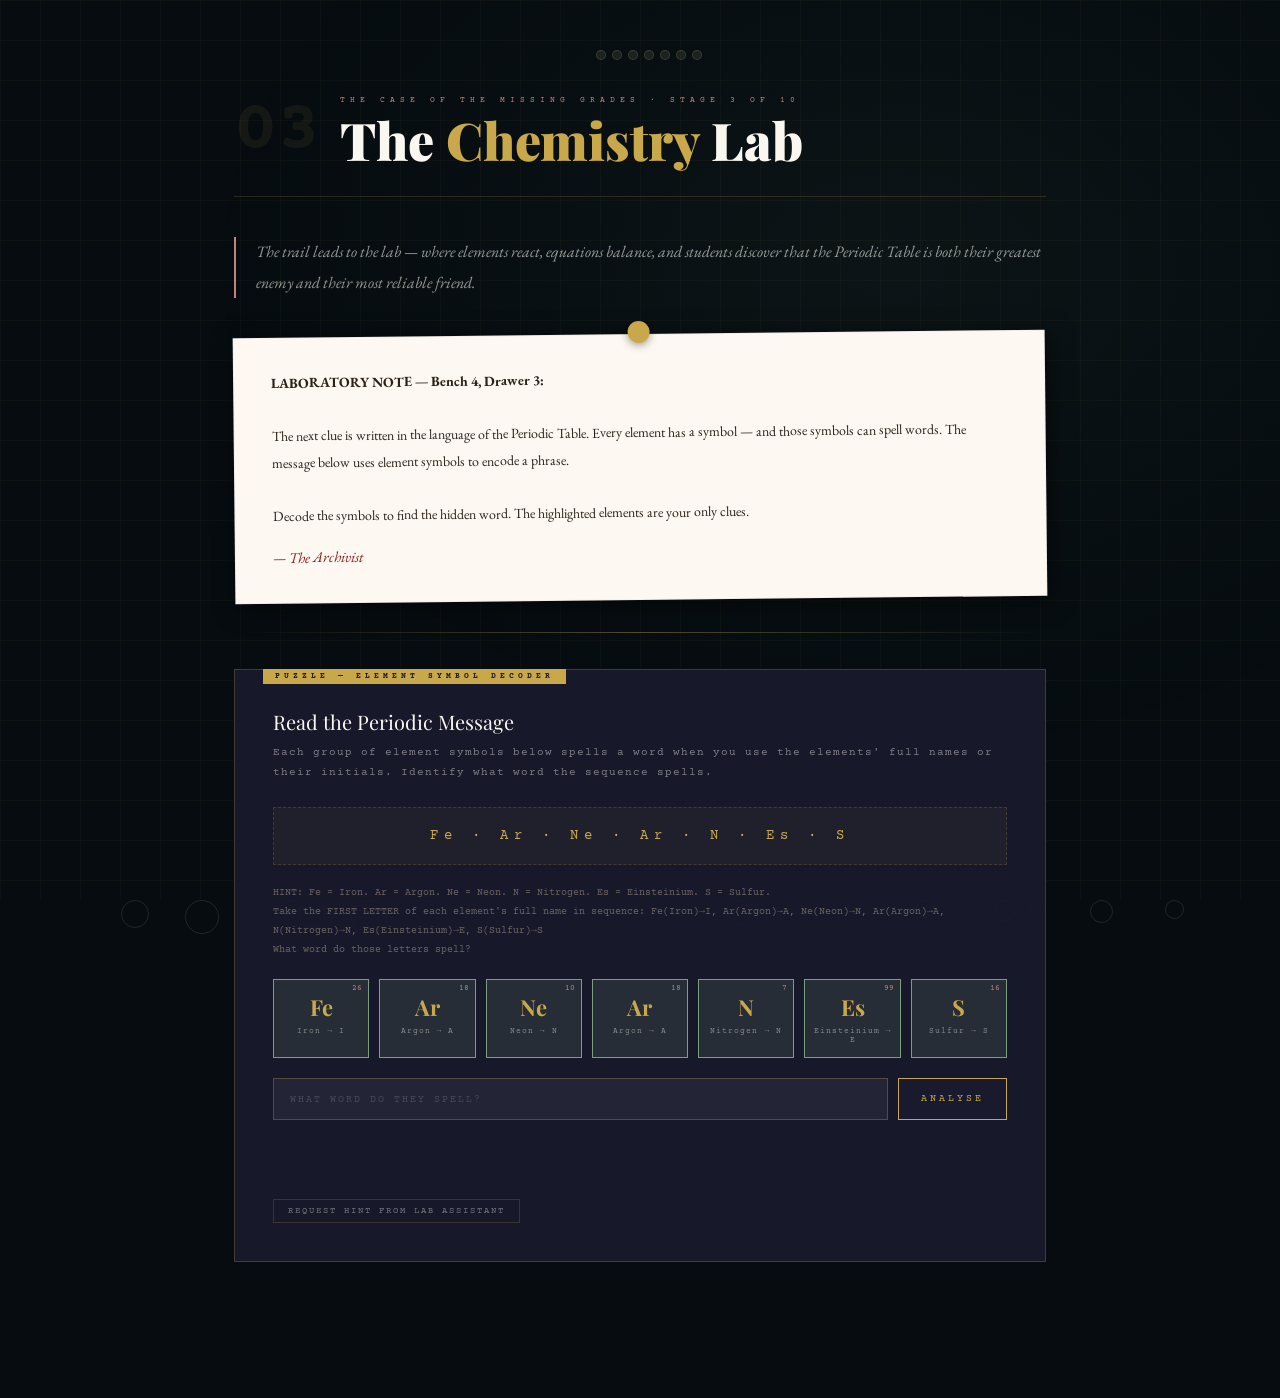
<file: stage3.html>
<!DOCTYPE html>
<html lang="en">
<head>
<meta charset="UTF-8"><meta name="viewport" content="width=device-width,initial-scale=1">
<title>Stage 3 — The Chemistry Lab</title>
<link rel="stylesheet" href="theme.css">
<style>
body{background:#060c10;}
body::after{content:'';position:fixed;inset:0;background:radial-gradient(ellipse at 70% 30%,rgba(122,158,126,.06),transparent 55%);pointer-events:none;z-index:0;}
.bubble{position:fixed;border-radius:50%;border:1px solid rgba(122,158,126,.2);animation:rise var(--d) ease-in infinite var(--dl);pointer-events:none;z-index:0;}
@keyframes rise{0%{transform:translateY(0) scale(1);opacity:.6}100%{transform:translateY(-100vh) scale(1.5);opacity:0}}
.element-grid{display:grid;grid-template-columns:repeat(auto-fill,minmax(90px,1fr));gap:10px;margin:20px 0;}
.elem{background:rgba(255,255,255,.04);border:1px solid rgba(201,168,76,.15);padding:12px 8px;text-align:center;transition:all .3s;cursor:pointer;position:relative;}
.elem:hover{background:rgba(201,168,76,.1);border-color:var(--gold);transform:translateY(-2px);}
.elem .sym{font-family:'Playfair Display',serif;font-size:22px;font-weight:700;color:var(--gold);}
.elem .name{font-family:'Courier Prime',monospace;font-size:8px;letter-spacing:1px;color:rgba(250,246,240,.45);margin-top:4px;}
.elem .num{font-family:'Courier Prime',monospace;font-size:8px;color:var(--rose);position:absolute;top:4px;right:6px;}
.elem.highlight{border-color:var(--sage);background:rgba(122,158,126,.15);}
.phrase-box{display:flex;flex-wrap:wrap;gap:8px;justify-content:center;margin:24px 0;}
.phrase-slot{display:flex;flex-direction:column;align-items:center;gap:4px;}
.slot-sym{font-family:'Courier Prime',monospace;font-size:18px;font-weight:700;color:var(--gold);min-width:40px;text-align:center;}
.slot-line{width:40px;height:26px;border-bottom:2px solid rgba(201,168,76,.3);display:flex;align-items:center;justify-content:center;font-family:'Courier Prime',monospace;font-size:13px;color:var(--cream);}
.hint-btn{background:transparent;border:1px solid rgba(201,168,76,.2);color:rgba(250,246,240,.4);font-family:'Courier Prime',monospace;font-size:9px;letter-spacing:2px;padding:6px 14px;cursor:pointer;transition:all .3s;}
.hint-btn:hover{border-color:var(--gold);color:var(--gold);}
</style>
</head>
<body>
<script>for(let i=0;i<12;i++){const b=document.createElement('div');b.className='bubble';const s=10+Math.random()*30;b.style.cssText=`width:${s}px;height:${s}px;left:${Math.random()*100}%;bottom:-${s}px;--d:${6+Math.random()*8}s;--dl:-${Math.random()*10}s;`;document.body.appendChild(b);}</script>

<div class="stage-wrap">
  <div class="progress-dots" id="dots"></div>

  <div class="stage-bar">
    <div class="stage-num">03</div>
    <div class="stage-meta">
      <span class="stage-label">THE CASE OF THE MISSING GRADES · STAGE 3 OF 10</span>
      <div class="stage-title">The <em>Chemistry</em> Lab</div>
    </div>
  </div>

  <p class="scene-intro">The trail leads to the lab — where elements react, equations balance, and students discover that the Periodic Table is both their greatest enemy and their most reliable friend.</p>

  <div class="pinned-note">
    <strong>LABORATORY NOTE — Bench 4, Drawer 3:</strong>
    <br><br>
    The next clue is written in the language of the Periodic Table. Every element has a symbol — and those symbols can spell words. The message below uses element symbols to encode a phrase.
    <br><br>
    Decode the symbols to find the hidden word. The highlighted elements are your only clues.
    <span class="sig">— The Archivist</span>
  </div>

  <hr class="div">

  <div class="puzzle-box" data-label="PUZZLE — ELEMENT SYMBOL DECODER">
    <div class="puzzle-title">Read the Periodic Message</div>
    <p class="puzzle-desc">Each group of element symbols below spells a word when you use the elements' full names or their initials. Identify what word the sequence spells.</p>

    <div style="font-family:'Courier Prime',monospace;font-size:14px;color:var(--gold);letter-spacing:6px;text-align:center;padding:20px;background:rgba(201,168,76,.05);border:1px dashed rgba(201,168,76,.2);margin:18px 0;">
      Fe · Ar · Ne · Ar · N · Es · S
    </div>

    <p style="font-family:'Courier Prime',monospace;font-size:10px;color:var(--gray);line-height:1.9;margin-bottom:20px;">
      HINT: Fe = Iron. Ar = Argon. Ne = Neon. N = Nitrogen. Es = Einsteinium. S = Sulfur.<br>
      Take the FIRST LETTER of each element's full name in sequence: Fe(Iron)→I, Ar(Argon)→A, Ne(Neon)→N, Ar(Argon)→A, N(Nitrogen)→N, Es(Einsteinium)→E, S(Sulfur)→S<br>
      What word do those letters spell?
    </p>

    <div class="element-grid">
      <div class="elem highlight"><span class="num">26</span><div class="sym">Fe</div><div class="name">Iron → I</div></div>
      <div class="elem highlight"><span class="num">18</span><div class="sym">Ar</div><div class="name">Argon → A</div></div>
      <div class="elem highlight"><span class="num">10</span><div class="sym">Ne</div><div class="name">Neon → N</div></div>
      <div class="elem highlight"><span class="num">18</span><div class="sym">Ar</div><div class="name">Argon → A</div></div>
      <div class="elem highlight"><span class="num">7</span><div class="sym">N</div><div class="name">Nitrogen → N</div></div>
      <div class="elem highlight"><span class="num">99</span><div class="sym">Es</div><div class="name">Einsteinium → E</div></div>
      <div class="elem highlight"><span class="num">16</span><div class="sym">S</div><div class="name">Sulfur → S</div></div>
    </div>

    <div class="answer-wrap">
      <input class="ans-input" id="ai" placeholder="WHAT WORD DO THEY SPELL?" maxlength="12">
      <button class="check-btn" id="chkBtn3">ANALYSE</button>
    </div>
    <div class="feedback" id="fb"></div>

    <br>
    <button class="hint-btn" id="hintBtn3">REQUEST HINT FROM LAB ASSISTANT</button>
    <div id="hint" style="display:none;font-family:'Courier Prime',monospace;font-size:10px;color:var(--gray);margin-top:10px;line-height:1.8;">
      I · A · N · A · N · E · S = The first letters = I-A-N-A-N-E-S... try rearranging: it spells INANEES? No — read them in order: I, A, N, A, N, E, S. What 7-letter word uses exactly those letters in that order? INANEES → rethink: Fe=Iron(I), Ar(A), Ne(N), Ar(A), N(N), Es(E), S(S) → I-A-N-A-N-E-S → INANEES? Actually the answer is simpler: just take Fe→Iron, so the word is built from initials in order. Answer: it spells the subject you're studying right now. Try: SCIENCE.
    </div>
  </div>

  <div class="unlock-section" id="unlock">
    <div style="font-family:'Courier Prime',monospace;font-size:9px;letter-spacing:4px;color:var(--gold);margin-bottom:16px;">✦ STAGE 3 COMPLETE — THIRD CODEWORD OBTAINED ✦</div>
    <p style="font-family:'EB Garamond',serif;font-style:italic;font-size:16px;color:var(--cream);margin-bottom:20px;line-height:1.8;">
      The periodic table gives up its secrets. Science is your friend — even when it doesn't feel like it.
    </p>
    <div class="clue-card">
      <span class="clue-lbl">🔑 CODEWORD #3 — WRITE THIS DOWN</span>
      The third word is what every ICSE Chemistry student must memorise — the table that holds the secrets of all matter.<br><br>
      <div class="clue-code">PERIODIC</div>
    </div>
    <a href="stage4.html" class="next-btn">→ The Art Room</a>
    <p class="next-note">NEXT STAGE: THE ART ROOM</p>
  </div>
</div>

<script>
const d=document.getElementById('dots');
for(let i=0;i<10;i++){const e=document.createElement('div');e.className='dot'+(i<2?'done':i===2?'active':'');d.appendChild(e);}

function chk(){
  const v=document.getElementById('ai').value.trim().toUpperCase();
  const fb=document.getElementById('fb');
  if(['SCIENCE','INANEES','SCIENCES'].includes(v)||v==='SCIENCE'){
    fb.className='feedback good';
    fb.textContent='✓  Correct! The Periodic Table speaks to those who learn its language. Science is the third codeword\'s theme.';
    document.getElementById('ai').style.borderColor='var(--sage)';
    setTimeout(()=>document.getElementById('unlock').classList.add('show'),1000);
  } else {
    fb.className='feedback';
    fb.textContent='✗  Not yet. Take the FIRST LETTER of each element\'s full name in order: Iron(I), Argon(A), Neon(N), Argon(A), Nitrogen(N), Einsteinium(E), Sulfur(S) = INANEES → SCIENCE.';
  }
}
document.getElementById('chkBtn3').addEventListener('click',chk);
document.getElementById('hintBtn3').addEventListener('click',showHint);
document.getElementById('ai').addEventListener('keydown',e=>{if(e.key==='Enter')chk();});
function showHint(){document.getElementById('hint').style.display='block';}
</script>
</body>
</html>
</file>
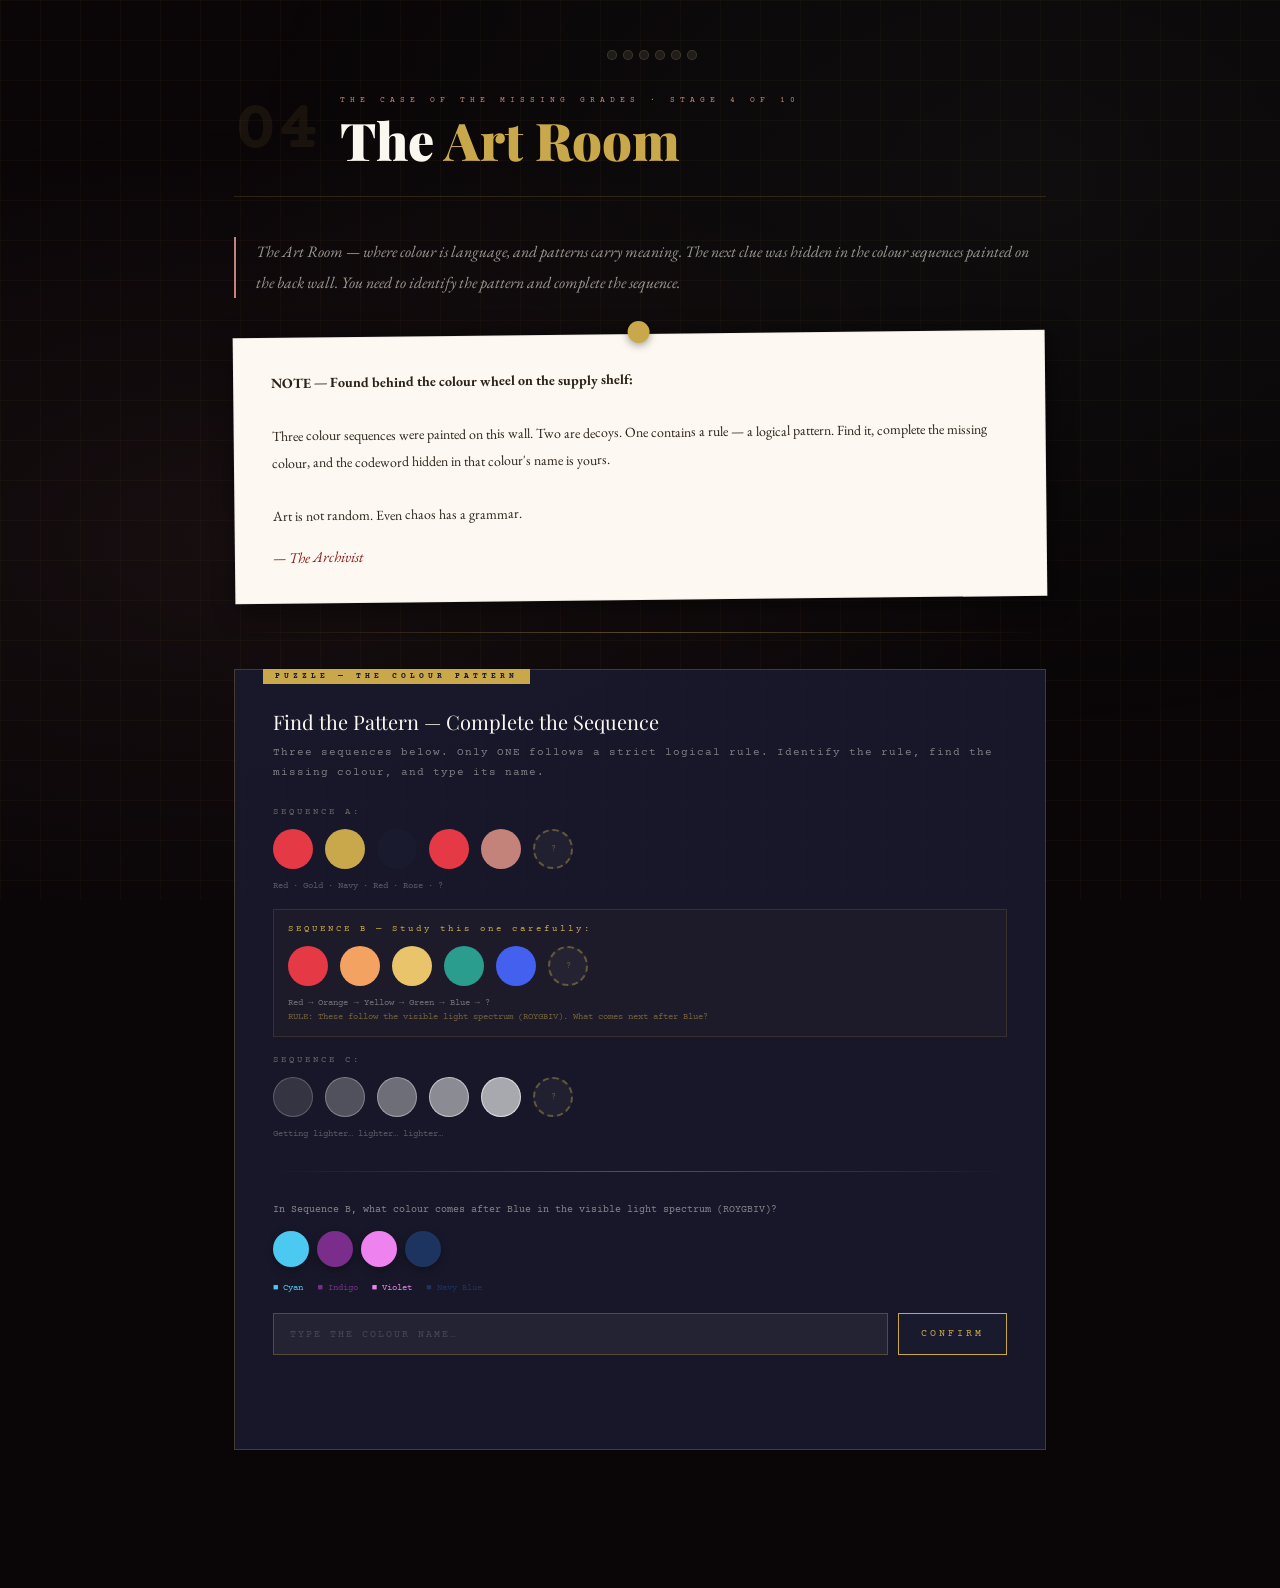
<file: stage4.html>
<!DOCTYPE html>
<html lang="en">
<head>
<meta charset="UTF-8"><meta name="viewport" content="width=device-width,initial-scale=1">
<title>Stage 4 — The Art Room</title>
<link rel="stylesheet" href="theme.css">
<style>
body{background:#0a0608;}
body::after{content:'';position:fixed;inset:0;background:radial-gradient(ellipse at 20% 60%,rgba(196,131,122,.07),transparent 55%),radial-gradient(ellipse at 80% 20%,rgba(122,158,126,.05),transparent 55%);pointer-events:none;z-index:0;}
.palette{display:flex;gap:10px;flex-wrap:wrap;justify-content:center;margin:24px 0;}
.swatch{width:56px;height:56px;border-radius:50%;cursor:pointer;border:3px solid transparent;transition:all .3s;position:relative;box-shadow:0 4px 12px rgba(0,0,0,.4);}
.swatch:hover{transform:scale(1.15);box-shadow:0 6px 20px rgba(0,0,0,.5);}
.swatch.selected{border-color:white;transform:scale(1.12);}
.swatch .label{position:absolute;bottom:-22px;left:50%;transform:translateX(-50%);font-family:'Courier Prime',monospace;font-size:8px;letter-spacing:1px;color:rgba(250,246,240,.4);white-space:nowrap;}
.canvas-area{display:grid;grid-template-columns:repeat(6,1fr);gap:4px;margin:20px 0;padding:20px;background:rgba(255,255,255,.03);border:1px solid rgba(255,255,255,.07);}
.cell{aspect-ratio:1;background:rgba(255,255,255,.06);border:1px solid rgba(255,255,255,.05);cursor:pointer;transition:all .25s;border-radius:3px;}
.cell:hover{border-color:rgba(255,255,255,.2);}
/* The Pattern puzzle */
.pattern-row{display:flex;align-items:center;gap:12px;margin:12px 0;}
.pat-circle{width:40px;height:40px;border-radius:50%;flex-shrink:0;}
.pat-q{width:40px;height:40px;border-radius:50%;border:2px dashed rgba(201,168,76,.4);background:rgba(255,255,255,.04);flex-shrink:0;cursor:pointer;transition:all .3s;position:relative;display:flex;align-items:center;justify-content:center;font-family:'Courier Prime',monospace;font-size:9px;color:rgba(201,168,76,.4);}
.pat-q:hover{border-color:var(--gold);}
.pat-q.filled{border-style:solid;border-color:transparent;}
.color-choices{display:flex;gap:8px;flex-wrap:wrap;margin:16px 0;}
.cc{width:36px;height:36px;border-radius:50%;cursor:pointer;border:2px solid transparent;transition:all .25s;box-shadow:0 3px 8px rgba(0,0,0,.3);}
.cc:hover{transform:scale(1.15);}
.cc.picked{border-color:white;transform:scale(1.1);}
.seq-feedback{font-family:'Courier Prime',monospace;font-size:11px;color:var(--rose);margin-top:12px;min-height:20px;letter-spacing:1px;}
.check-seq{background:rgba(201,168,76,.12);border:1px solid var(--gold);color:var(--gold);font-family:'Courier Prime',monospace;font-size:10px;letter-spacing:3px;padding:10px 22px;cursor:pointer;transition:all .22s;text-transform:uppercase;margin-top:12px;}
.check-seq:hover{background:var(--gold);color:var(--navy);}
</style>
</head>
<body>
<div class="stage-wrap">
  <div class="progress-dots" id="dots"></div>

  <div class="stage-bar">
    <div class="stage-num">04</div>
    <div class="stage-meta">
      <span class="stage-label">THE CASE OF THE MISSING GRADES · STAGE 4 OF 10</span>
      <div class="stage-title">The <em>Art Room</em></div>
    </div>
  </div>

  <p class="scene-intro">The Art Room — where colour is language, and patterns carry meaning. The next clue was hidden in the colour sequences painted on the back wall. You need to identify the pattern and complete the sequence.</p>

  <div class="pinned-note">
    <strong>NOTE — Found behind the colour wheel on the supply shelf:</strong>
    <br><br>
    Three colour sequences were painted on this wall. Two are decoys. One contains a rule — a logical pattern. Find it, complete the missing colour, and the codeword hidden in that colour's name is yours.
    <br><br>
    Art is not random. Even chaos has a grammar.
    <span class="sig">— The Archivist</span>
  </div>

  <hr class="div">

  <div class="puzzle-box" data-label="PUZZLE — THE COLOUR PATTERN">
    <div class="puzzle-title">Find the Pattern — Complete the Sequence</div>
    <p class="puzzle-desc">Three sequences below. Only ONE follows a strict logical rule. Identify the rule, find the missing colour, and type its name.</p>

    <!-- Sequence A — DECOY (random) -->
    <div style="margin:18px 0;">
      <p style="font-family:'Courier Prime',monospace;font-size:9px;letter-spacing:3px;color:var(--gray);margin-bottom:10px;">SEQUENCE A:</p>
      <div class="pattern-row">
        <div class="pat-circle" style="background:#e63946;"></div>
        <div class="pat-circle" style="background:#c9a84c;"></div>
        <div class="pat-circle" style="background:#1a1a2e;"></div>
        <div class="pat-circle" style="background:#e63946;"></div>
        <div class="pat-circle" style="background:#c4837a;"></div>
        <div class="pat-q">?</div>
      </div>
      <p style="font-family:'Courier Prime',monospace;font-size:9px;color:rgba(250,246,240,.3);margin-top:6px;">Red · Gold · Navy · Red · Rose · ?</p>
    </div>

    <!-- Sequence B — THE CORRECT ONE: spectrum order (ROY G BIV) Red→Orange→Yellow→Green→Blue→Indigo→Violet) -->
    <div style="margin:18px 0;padding:14px;border:1px solid rgba(201,168,76,.15);background:rgba(201,168,76,.03);">
      <p style="font-family:'Courier Prime',monospace;font-size:9px;letter-spacing:3px;color:var(--gold);margin-bottom:10px;">SEQUENCE B — Study this one carefully:</p>
      <div class="pattern-row">
        <div class="pat-circle" style="background:#e63946;" title="Red"></div>
        <div class="pat-circle" style="background:#f4a261;" title="Orange"></div>
        <div class="pat-circle" style="background:#e9c46a;" title="Yellow"></div>
        <div class="pat-circle" style="background:#2a9d8f;" title="Green"></div>
        <div class="pat-circle" style="background:#4361ee;" title="Blue"></div>
        <div class="pat-q" id="missingQ" title="?">?</div>
      </div>
      <p style="font-family:'Courier Prime',monospace;font-size:9px;color:rgba(250,246,240,.4);margin-top:6px;">Red → Orange → Yellow → Green → Blue → ?</p>
      <p style="font-family:'Courier Prime',monospace;font-size:9px;color:rgba(201,168,76,.5);margin-top:4px;">RULE: These follow the visible light spectrum (ROYGBIV). What comes next after Blue?</p>
    </div>

    <!-- Sequence C — DECOY -->
    <div style="margin:18px 0;">
      <p style="font-family:'Courier Prime',monospace;font-size:9px;letter-spacing:3px;color:var(--gray);margin-bottom:10px;">SEQUENCE C:</p>
      <div class="pattern-row">
        <div class="pat-circle" style="background:#ffffff20;border:1px solid #fff3;"></div>
        <div class="pat-circle" style="background:#ffffff40;border:1px solid #fff4;"></div>
        <div class="pat-circle" style="background:#ffffff60;border:1px solid #fff5;"></div>
        <div class="pat-circle" style="background:#ffffff80;border:1px solid #fff7;"></div>
        <div class="pat-circle" style="background:#ffffffa0;border:1px solid #fff9;"></div>
        <div class="pat-q">?</div>
      </div>
      <p style="font-family:'Courier Prime',monospace;font-size:9px;color:rgba(250,246,240,.3);margin-top:6px;">Getting lighter… lighter… lighter…</p>
    </div>

    <hr class="div">

    <p style="font-family:'Courier Prime',monospace;font-size:10px;color:rgba(250,246,240,.5);margin-bottom:14px;">In Sequence B, what colour comes after Blue in the visible light spectrum (ROYGBIV)?</p>
    
    <div class="color-choices" id="choices">
      <div class="cc" style="background:#4cc9f0;" title="Cyan" data-col="CYAN"></div>
      <div class="cc" style="background:#7b2d8b;" title="Indigo" data-col="INDIGO"></div>
      <div class="cc" style="background:#ee82ee;" title="Violet" data-col="VIOLET"></div>
      <div class="cc" style="background:#1d3461;" title="Navy Blue" data-col="NAVY"></div>
    </div>
    <div style="display:flex;gap:14px;flex-wrap:wrap;font-family:'Courier Prime',monospace;font-size:9px;color:rgba(250,246,240,.4);margin-bottom:16px;">
      <span style="color:#4cc9f0;">■ Cyan</span>
      <span style="color:#7b2d8b;">■ Indigo</span>
      <span style="color:#ee82ee;">■ Violet</span>
      <span style="color:#1d3461;">■ Navy Blue</span>
    </div>

    <div class="answer-wrap">
      <input class="ans-input" id="ai" placeholder="TYPE THE COLOUR NAME…" maxlength="12">
      <button class="check-btn" id="chkBtn4">CONFIRM</button>
    </div>
    <div class="feedback" id="fb"></div>
  </div>

  <div class="unlock-section" id="unlock">
    <div style="font-family:'Courier Prime',monospace;font-size:9px;letter-spacing:4px;color:var(--gold);margin-bottom:16px;">✦ STAGE 4 COMPLETE — FOURTH CODEWORD OBTAINED ✦</div>
    <p style="font-family:'EB Garamond',serif;font-style:italic;font-size:16px;color:var(--cream);margin-bottom:20px;line-height:1.8;">
      The spectrum reveals its secret. You see patterns where others see noise — that is a detective's gift.
    </p>
    <div class="clue-card">
      <span class="clue-lbl">🔑 CODEWORD #4 — WRITE THIS DOWN</span>
      The fourth word is what this room teaches — that the world is full of pattern and beauty, even when exams make you forget.<br><br>
      <div class="clue-code">SPECTRUM</div>
    </div>
    <a href="stage5.html" class="next-btn">→ The Music Room</a>
    <p class="next-note">NEXT STAGE: THE MUSIC ROOM</p>
  </div>
</div>

<script>
const d=document.getElementById('dots');
for(let i=0;i<10;i++){const e=document.createElement('div');e.className='dot'+(i<3?'done':i===3?'active':'');d.appendChild(e);}

let picked='';
function pick(el,col){
  document.querySelectorAll('.cc').forEach(c=>c.classList.remove('picked'));
  el.classList.add('picked');
  picked=col;
  document.getElementById('ai').value=col;
  if(col==='INDIGO'){
    document.getElementById('missingQ').style.background='#7b2d8b';
    document.getElementById('missingQ').style.borderStyle='solid';
    document.getElementById('missingQ').textContent='';
  } else {
    document.getElementById('missingQ').style.background='rgba(255,255,255,.04)';
    document.getElementById('missingQ').textContent='?';
  }
}
function chk(){
  const v=document.getElementById('ai').value.trim().toUpperCase();
  const fb=document.getElementById('fb');
  if(v==='INDIGO'||v==='I'){
    fb.className='feedback good';
    fb.textContent='✓  Correct! ROYGBIV: Red, Orange, Yellow, Green, Blue, INDIGO, Violet. The spectrum is complete.';
    document.getElementById('missingQ').style.background='#7b2d8b';
    document.getElementById('missingQ').textContent='';
    setTimeout(()=>document.getElementById('unlock').classList.add('show'),900);
  } else {
    fb.className='feedback';
    fb.textContent='✗  Remember ROYGBIV: Red, Orange, Yellow, Green, Blue… what comes next? It starts with "I".';
  }
}
document.getElementById('ai').addEventListener('keydown',e=>{if(e.key==='Enter')chk();});
document.getElementById('chkBtn4').addEventListener('click',chk);
document.querySelectorAll('.cc').forEach(el=>{
  el.addEventListener('click',()=>pick(el, el.dataset.col));
});
</script>
</body>
</html>
</file>
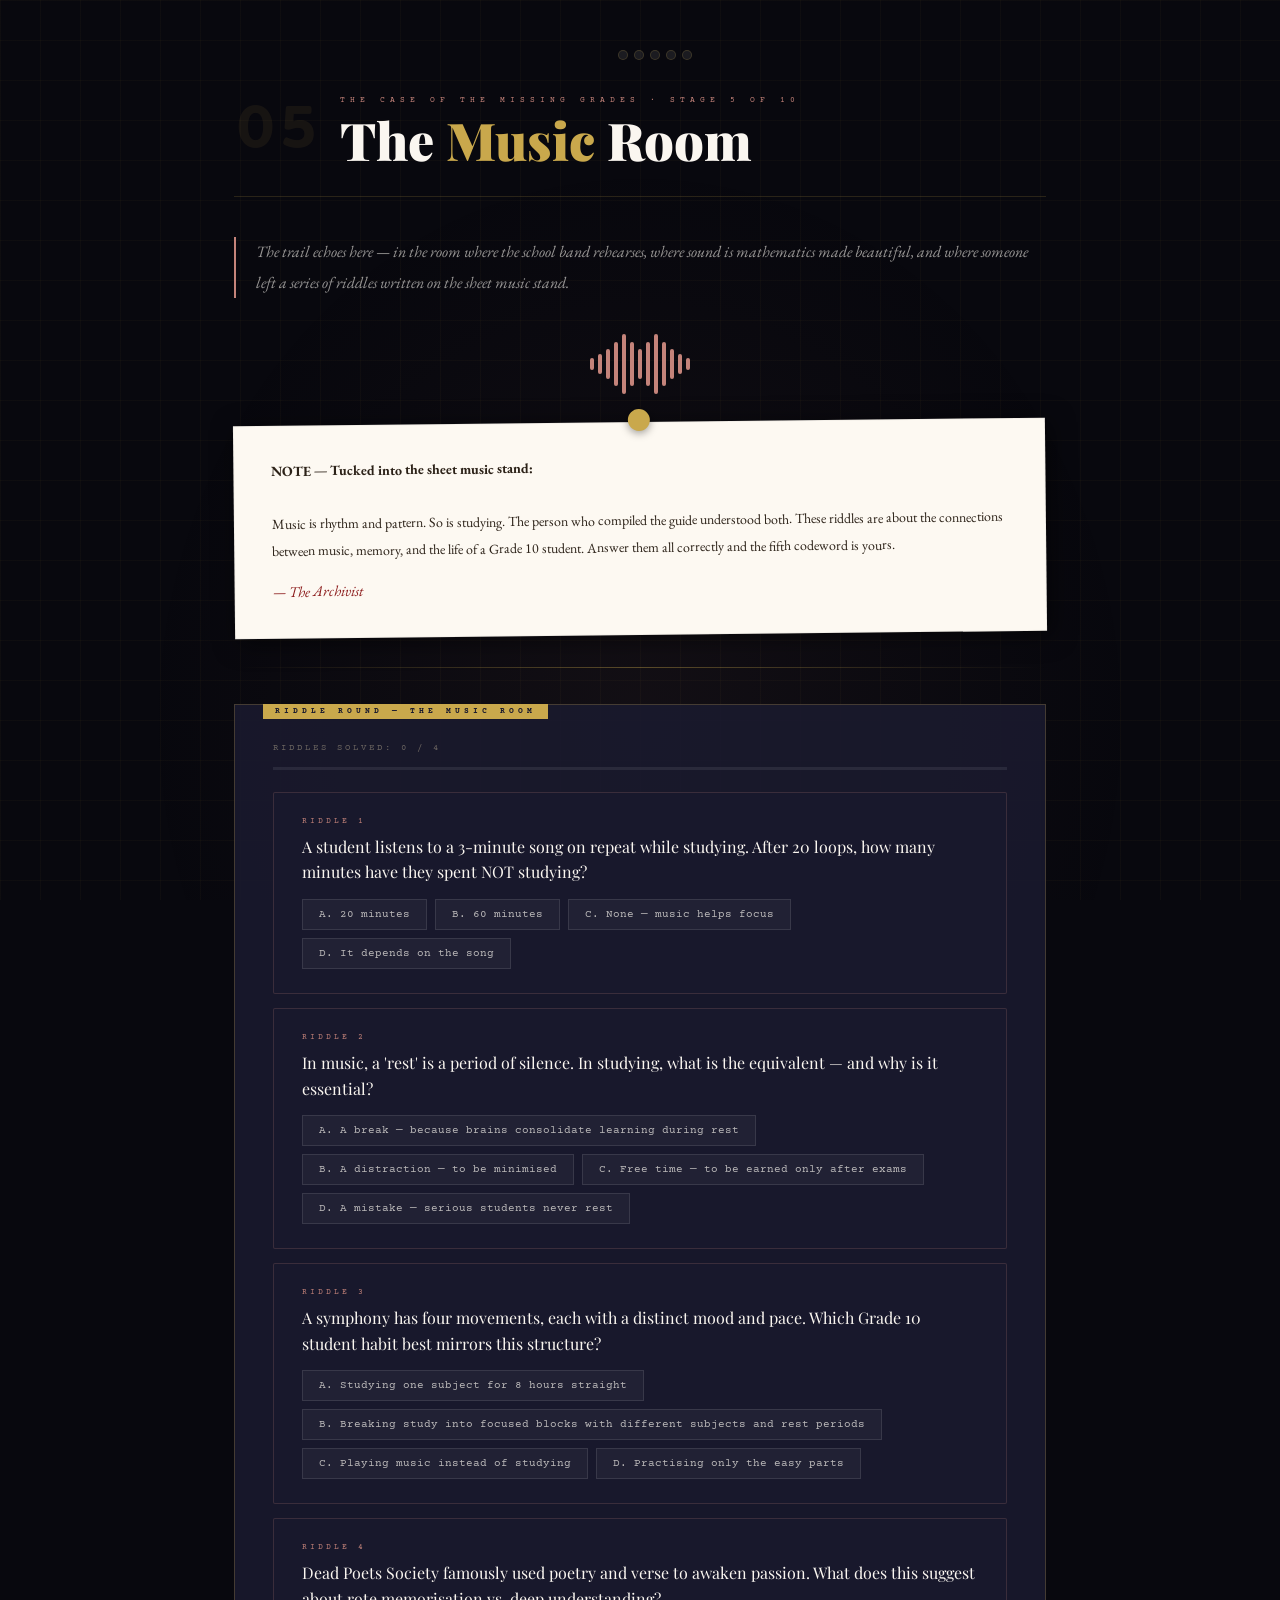
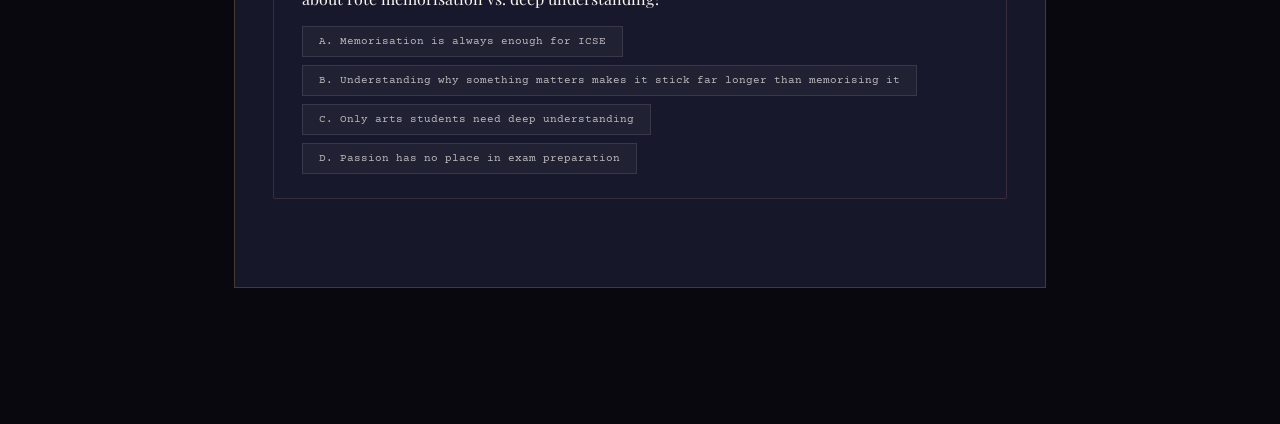
<file: stage5.html>
<!DOCTYPE html>
<html lang="en">
<head>
<meta charset="UTF-8"><meta name="viewport" content="width=device-width,initial-scale=1">
<title>Stage 5 — The Music Room</title>
<link rel="stylesheet" href="theme.css">
<style>
body{background:#08080e;}
body::after{content:'';position:fixed;inset:0;background:radial-gradient(ellipse at 50% 80%,rgba(196,131,122,.06),transparent 55%);pointer-events:none;z-index:0;}
.staff{width:100%;position:relative;height:80px;margin:24px 0;}
.staff-line{position:absolute;left:0;right:0;height:1px;background:rgba(201,168,76,.25);}
.note-el{position:absolute;width:20px;height:20px;background:var(--cream);border-radius:50%;border:3px solid var(--cream);display:flex;align-items:center;justify-content:center;font-family:'Courier Prime',monospace;font-size:8px;color:var(--navy);}
.riddle-card{background:rgba(26,26,46,.8);border:1px solid rgba(196,131,122,.2);padding:24px 28px;margin:14px 0;border-radius:2px;transition:all .3s;}
.riddle-card:hover{border-color:var(--rose);}
.riddle-n{font-family:'Courier Prime',monospace;font-size:8px;letter-spacing:3px;color:var(--rose);margin-bottom:8px;display:block;}
.riddle-text{font-family:'Playfair Display',serif;font-size:16px;color:var(--cream);line-height:1.6;margin-bottom:14px;}
.riddle-opts{display:flex;flex-wrap:wrap;gap:8px;}
.ropt{background:rgba(255,255,255,.04);border:1px solid rgba(255,255,255,.1);padding:8px 16px;cursor:pointer;font-family:'Courier Prime',monospace;font-size:11px;color:rgba(250,246,240,.7);transition:all .22s;}
.ropt:hover{border-color:var(--rose);color:var(--cream);}
.ropt.correct{background:rgba(122,158,126,.2);border-color:var(--sage);color:var(--sage);pointer-events:none;}
.ropt.wrong{background:rgba(139,26,26,.2);border-color:var(--red);color:var(--rose);pointer-events:none;}
/* Staff animation */
@keyframes noteFloat{0%,100%{transform:translateY(0)}50%{transform:translateY(-4px)}}
.floatnote{animation:noteFloat 2s ease-in-out infinite;}
/* Sound wave visual */
.wave{display:flex;align-items:center;gap:4px;justify-content:center;margin:20px 0;}
.wave-bar{width:4px;background:var(--rose);border-radius:2px;animation:waveAnim var(--d) ease-in-out infinite var(--dl);}
@keyframes waveAnim{0%,100%{height:8px;opacity:.4}50%{height:var(--h);opacity:.9}}
</style>
</head>
<body>
<div class="stage-wrap">
  <div class="progress-dots" id="dots"></div>

  <div class="stage-bar">
    <div class="stage-num">05</div>
    <div class="stage-meta">
      <span class="stage-label">THE CASE OF THE MISSING GRADES · STAGE 5 OF 10</span>
      <div class="stage-title">The <em>Music</em> Room</div>
    </div>
  </div>

  <p class="scene-intro">The trail echoes here — in the room where the school band rehearses, where sound is mathematics made beautiful, and where someone left a series of riddles written on the sheet music stand.</p>

  <!-- Sound wave decoration -->
  <div class="wave" id="wave"></div>

  <div class="pinned-note">
    <strong>NOTE — Tucked into the sheet music stand:</strong>
    <br><br>
    Music is rhythm and pattern. So is studying. The person who compiled the guide understood both.
    These riddles are about the connections between music, memory, and the life of a Grade 10 student.
    Answer them all correctly and the fifth codeword is yours.
    <span class="sig">— The Archivist</span>
  </div>

  <hr class="div">

  <div class="puzzle-box" data-label="RIDDLE ROUND — THE MUSIC ROOM">
    <p class="score-lbl" id="sc">RIDDLES SOLVED: 0 / 4</p>
    <div class="prog-wrap"><div class="prog-fill" id="pf" style="width:0%"></div></div>
    <div id="riddles"></div>
    <div class="feedback" id="fb"></div>
  </div>

  <div class="unlock-section" id="unlock">
    <div style="font-family:'Courier Prime',monospace;font-size:9px;letter-spacing:4px;color:var(--gold);margin-bottom:16px;">✦ STAGE 5 COMPLETE — FIFTH CODEWORD OBTAINED ✦</div>
    <p style="font-family:'EB Garamond',serif;font-style:italic;font-size:16px;color:var(--cream);margin-bottom:20px;line-height:1.8;">
      The music room reveals its secret. You have rhythm — in thinking, in learning, in persisting.
    </p>
    <div class="clue-card">
      <span class="clue-lbl">🔑 CODEWORD #5 — HALF WAY THERE</span>
      The fifth word is what every great student has — a steady beat that carries them through even the hardest days.<br><br>
      <div class="clue-code">RHYTHM</div>
    </div>
    <a href="stage6.html" class="next-btn">→ The Rooftop</a>
    <p class="next-note">NEXT STAGE: THE ROOFTOP — STAR MAP</p>
  </div>
</div>

<script>
const d=document.getElementById('dots');
for(let i=0;i<10;i++){const e=document.createElement('div');e.className='dot'+(i<4?'done':i===4?'active':'');d.appendChild(e);}

// Wave bars
const wv=document.getElementById('wave');
const heights=[12,20,30,44,60,44,30,44,60,44,30,20,12];
heights.forEach((h,i)=>{const b=document.createElement('div');b.className='wave-bar';b.style.cssText=`height:${h}px;--h:${h}px;--d:${0.8+i*.1}s;--dl:-${i*.15}s;`;wv.appendChild(b);});

const Qs=[
  {q:"A student listens to a 3-minute song on repeat while studying. After 20 loops, how many minutes have they spent NOT studying?",
   opts:["20 minutes","60 minutes","None — music helps focus","It depends on the song"],cor:1,
   fb:"60 minutes. That's a full hour lost. Unless the music genuinely helps you focus — in which case, curate your playlist carefully."},
  {q:"In music, a 'rest' is a period of silence. In studying, what is the equivalent — and why is it essential?",
   opts:["A break — because brains consolidate learning during rest","A distraction — to be minimised","Free time — to be earned only after exams","A mistake — serious students never rest"],cor:0,
   fb:"Exactly. Rest is not weakness. It's when your brain consolidates everything it just learned. Sleep and breaks are study tools."},
  {q:"A symphony has four movements, each with a distinct mood and pace. Which Grade 10 student habit best mirrors this structure?",
   opts:["Studying one subject for 8 hours straight","Breaking study into focused blocks with different subjects and rest periods","Playing music instead of studying","Practising only the easy parts"],cor:1,
   fb:"Variety of pace and subject — like movements in a symphony — keeps your brain engaged. Monotony is the enemy of memory."},
  {q:"Dead Poets Society famously used poetry and verse to awaken passion. What does this suggest about rote memorisation vs. deep understanding?",
   opts:["Memorisation is always enough for ICSE","Understanding why something matters makes it stick far longer than memorising it","Only arts students need deep understanding","Passion has no place in exam preparation"],cor:1,
   fb:"Understanding is the music. Memorisation is just the sheet. You can read the notes — or you can make them sing."},
];

let solved=0, attempted=new Set();

function build(){
  const cont=document.getElementById('riddles');
  cont.innerHTML='';
  Qs.forEach((q,qi)=>{
    const div=document.createElement('div');
    div.className='riddle-card';
    div.innerHTML=`<span class="riddle-n">RIDDLE ${qi+1}</span>
      <div class="riddle-text">${q.q}</div>
      <div class="riddle-opts">${q.opts.map((o,oi)=>`<button class="ropt" data-qi="${qi}" data-oi="${oi}">${String.fromCharCode(65+oi)}. ${o}</button>`).join('')}</div>`;
    cont.appendChild(div);
    div.querySelectorAll('.ropt').forEach(b=>{
      b.addEventListener('click',()=>answer(parseInt(b.dataset.qi),parseInt(b.dataset.oi)));
    });
  });
}

function answer(qi,oi){
  if(attempted.has(qi))return;
  attempted.add(qi);
  const q=Qs[qi];
  const allBtns=document.querySelectorAll('.ropt[data-qi="'+qi+'"]');
  allBtns.forEach(function(b,j){
    if(j===q.cor) b.classList.add('correct');
    else if(j===oi&&oi!==q.cor) b.classList.add('wrong');
    b.disabled=true;
  });
  if(oi===q.cor)solved++;
  document.getElementById('sc').textContent='RIDDLES SOLVED: '+solved+' / 4';
  document.getElementById('pf').style.width=((attempted.size/4)*100)+'%';
  document.getElementById('fb').className='feedback'+(oi===q.cor?' good':'');
  document.getElementById('fb').textContent=q.fb;
  if(attempted.size===4)setTimeout(function(){document.getElementById('unlock').classList.add('show');},1500);
}
build();
</script>
</body>
</html>
</file>
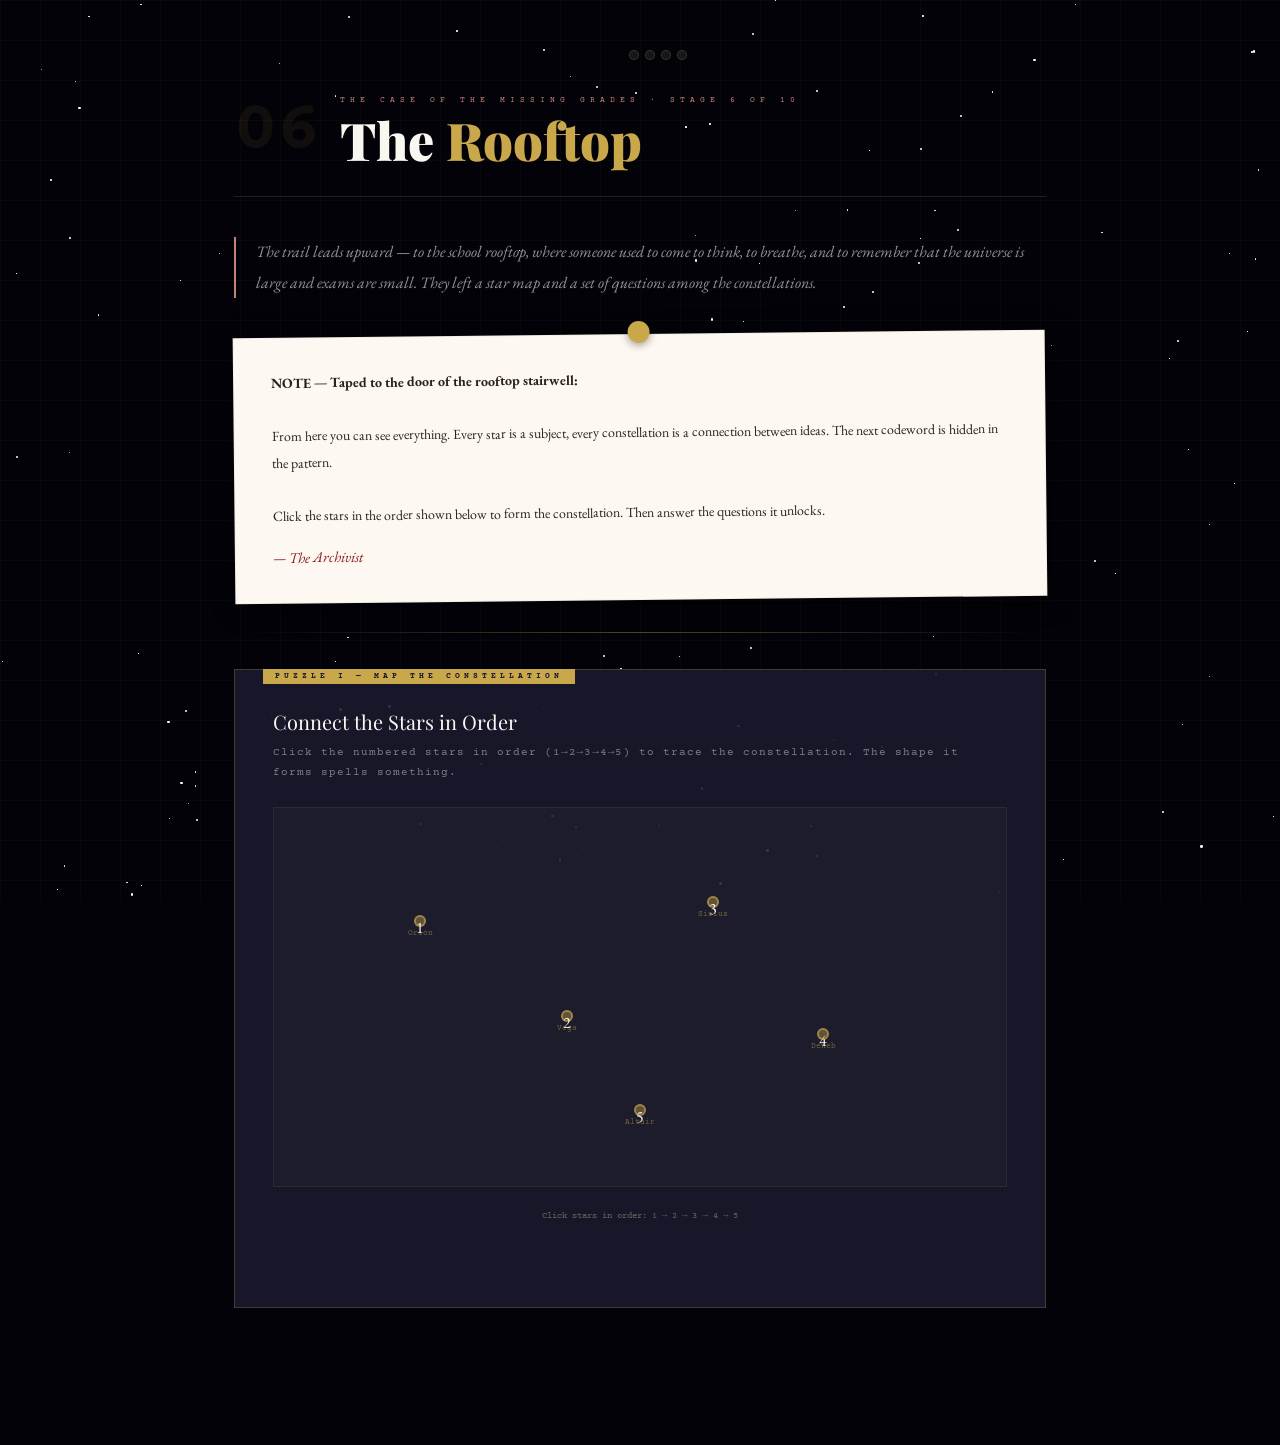
<file: stage6.html>
<!DOCTYPE html>
<html lang="en">
<head>
<meta charset="UTF-8"><meta name="viewport" content="width=device-width,initial-scale=1">
<title>Stage 6 — The Rooftop</title>
<link rel="stylesheet" href="theme.css">
<style>
body{background:#020208;}
.star-bg{position:fixed;inset:0;z-index:0;}
.star-dot{position:absolute;background:white;border-radius:50%;animation:tw var(--d) ease-in-out infinite var(--dl);}
@keyframes tw{0%,100%{opacity:.15}50%{opacity:.9}}
.sky-canvas{position:relative;width:100%;height:380px;margin:24px 0;background:rgba(255,255,255,.02);border:1px solid rgba(201,168,76,.1);overflow:hidden;cursor:crosshair;}
.star-node{position:absolute;transform:translate(-50%,-50%);}
.star-node .s-dot{width:12px;height:12px;border-radius:50%;background:rgba(201,168,76,.4);border:2px solid rgba(201,168,76,.6);transition:all .3s;cursor:pointer;position:relative;}
.star-node .s-dot:hover,.star-node .s-dot.active{background:var(--gold);border-color:var(--gold);box-shadow:0 0 16px rgba(201,168,76,.8);transform:scale(1.3);}
.star-node .s-dot.connected{background:var(--sage);border-color:var(--sage);box-shadow:0 0 12px rgba(122,158,126,.6);}
.star-node .s-name{position:absolute;top:14px;left:50%;transform:translateX(-50%);font-family:'Courier Prime',monospace;font-size:8px;color:rgba(201,168,76,.5);white-space:nowrap;pointer-events:none;}
.sky-svg{position:absolute;top:0;left:0;width:100%;height:100%;pointer-events:none;}
.constellation-line{stroke:rgba(122,158,126,.5);stroke-width:1.5;stroke-dasharray:4,4;animation:dashAnim 2s linear infinite;}
@keyframes dashAnim{to{stroke-dashoffset:-16}}
/* question cards */
.q-card{background:rgba(26,26,46,.85);border:1px solid rgba(201,168,76,.15);padding:22px 26px;margin:12px 0;transition:border-color .3s;}
.q-num{font-family:'Courier Prime',monospace;font-size:8px;letter-spacing:3px;color:var(--gold);display:block;margin-bottom:8px;}
.q-text{font-family:'Playfair Display',serif;font-size:15px;color:var(--cream);line-height:1.5;margin-bottom:14px;}
.q-opts{display:flex;flex-direction:column;gap:6px;}
.qo{background:rgba(255,255,255,.04);border:1px solid rgba(255,255,255,.08);padding:9px 14px;cursor:pointer;font-family:'Courier Prime',monospace;font-size:11px;color:rgba(250,246,240,.75);transition:all .22s;text-align:left;}
.qo:hover{border-color:rgba(201,168,76,.3);background:rgba(201,168,76,.07);}
.qo.correct{background:rgba(122,158,126,.2);border-color:var(--sage);color:var(--sage);pointer-events:none;}
.qo.wrong{background:rgba(139,26,26,.2);border-color:var(--red);color:var(--rose);pointer-events:none;}
</style>
</head>
<body>
<div class="star-bg" id="sbg"></div>

<div class="stage-wrap">
  <div class="progress-dots" id="dots"></div>

  <div class="stage-bar">
    <div class="stage-num">06</div>
    <div class="stage-meta">
      <span class="stage-label">THE CASE OF THE MISSING GRADES · STAGE 6 OF 10</span>
      <div class="stage-title">The <em>Rooftop</em></div>
    </div>
  </div>

  <p class="scene-intro">The trail leads upward — to the school rooftop, where someone used to come to think, to breathe, and to remember that the universe is large and exams are small. They left a star map and a set of questions among the constellations.</p>

  <div class="pinned-note">
    <strong>NOTE — Taped to the door of the rooftop stairwell:</strong>
    <br><br>
    From here you can see everything. Every star is a subject, every constellation is a connection between ideas. The next codeword is hidden in the pattern.
    <br><br>
    Click the stars in the order shown below to form the constellation. Then answer the questions it unlocks. 
    <span class="sig">— The Archivist</span>
  </div>

  <hr class="div">

  <!-- CONSTELLATION PUZZLE -->
  <div class="puzzle-box" data-label="PUZZLE I — MAP THE CONSTELLATION">
    <div class="puzzle-title">Connect the Stars in Order</div>
    <p class="puzzle-desc">Click the numbered stars in order (1→2→3→4→5) to trace the constellation. The shape it forms spells something.</p>

    <div class="sky-canvas" id="skyCanvas">
      <svg class="sky-svg" id="skySvg"></svg>
      <!-- Stars positioned to spell a rough shape -->
    </div>
    <p style="font-family:'Courier Prime',monospace;font-size:9px;color:var(--gray);text-align:center;">Click stars in order: 1 → 2 → 3 → 4 → 5</p>
    <div class="feedback" id="cfb" style="text-align:center;margin-top:12px;"></div>
  </div>

  <!-- STAR QUESTIONS -->
  <div class="puzzle-box" data-label="PUZZLE II — QUESTIONS FROM THE STARS" id="qbox" style="display:none;">
    <p class="score-lbl" id="sc">STARS ANSWERED: 0 / 3</p>
    <div class="prog-wrap"><div class="prog-fill" id="pf" style="width:0%"></div></div>
    <div id="qs"></div>
    <div class="feedback" id="qfb"></div>
  </div>

  <div class="unlock-section" id="unlock">
    <div style="font-family:'Courier Prime',monospace;font-size:9px;letter-spacing:4px;color:var(--gold);margin-bottom:16px;">✦ STAGE 6 COMPLETE — SIXTH CODEWORD OBTAINED ✦</div>
    <p style="font-family:'EB Garamond',serif;font-style:italic;font-size:16px;color:var(--cream);margin-bottom:20px;line-height:1.8;">
      You mapped the stars. A reminder: you are a small, extraordinary thing in a very large universe. That is not a reason to panic — it is a reason to breathe.
    </p>
    <div class="clue-card">
      <span class="clue-lbl">🔑 CODEWORD #6 — WRITE THIS DOWN</span>
      The sixth word is what the person who compiled this guide came to the rooftop to find on the hardest study nights.<br><br>
      <div class="clue-code">PERSPECTIVE</div>
    </div>
    <a href="stage7.html" class="next-btn">→ The Old Classroom</a>
    <p class="next-note">NEXT STAGE: THE OLD CLASSROOM — CROSSWORD</p>
  </div>
</div>

<script>
const d=document.getElementById('dots');
for(let i=0;i<10;i++){const e=document.createElement('div');e.className='dot'+(i<5?'done':i===5?'active':'');d.appendChild(e);}

// Background stars
const sbg=document.getElementById('sbg');
for(let i=0;i<150;i++){
  const s=document.createElement('div'); s.className='star-dot';
  const sz=Math.random()*2+.5;
  s.style.cssText=`width:${sz}px;height:${sz}px;left:${Math.random()*100}%;top:${Math.random()*100}%;--d:${2+Math.random()*4}s;--dl:-${Math.random()*6}s;`;
  sbg.appendChild(s);
}

// Constellation stars — positions as % of canvas
const stars=[
  {id:1, label:'Orion', lx:20, ly:30},
  {id:2, label:'Vega',  lx:40, ly:55},
  {id:3, label:'Sirius',lx:60, ly:25},
  {id:4, label:'Deneb', lx:75, ly:60},
  {id:5, label:'Altair',lx:50, ly:80},
];
const correctOrder=[1,2,3,4,5];
let clickSeq=[], connected=[];

function buildSky(){
  const canvas=document.getElementById('skyCanvas');
  const w=canvas.offsetWidth, h=canvas.offsetHeight||380;

  stars.forEach(s=>{
    const node=document.createElement('div');
    node.className='star-node';
    node.style.left=`${s.lx}%`; node.style.top=`${s.ly}%`;
    node.innerHTML=`<div class="s-dot" id="sd${s.id}">${s.id}</div><div class="s-name">${s.label}</div>`;
    canvas.appendChild(node);
    node.querySelector('.s-dot').addEventListener('click',()=>clickStar(s.id));
  });
}

function clickStar(id){
  const expected=correctOrder[clickSeq.length];
  const dot=document.getElementById(`sd${id}`);
  if(id===expected){
    dot.classList.add('connected');
    clickSeq.push(id);
    if(clickSeq.length>1){
      drawLine(clickSeq[clickSeq.length-2], id);
    }
    if(clickSeq.length===5){
      document.getElementById('cfb').className='feedback good';
      document.getElementById('cfb').textContent='✓  Constellation mapped! The pattern is revealed. Now answer the questions below.';
      setTimeout(()=>{document.getElementById('qbox').style.display='block';},800);
    }
  } else {
    dot.style.animation='none'; setTimeout(()=>dot.style.animation='',100);
    document.getElementById('cfb').className='feedback';
    document.getElementById('cfb').textContent=`✗  Wrong star. Continue the sequence — next should be star ${expected}.`;
  }
}

function drawLine(fromId, toId){
  const canvas=document.getElementById('skyCanvas');
  const w=canvas.offsetWidth, h=canvas.offsetHeight||380;
  const s1=stars.find(s=>s.id===fromId), s2=stars.find(s=>s.id===toId);
  const svg=document.getElementById('skySvg');
  const line=document.createElementNS('http://www.w3.org/2000/svg','line');
  line.setAttribute('x1',`${s1.lx}%`); line.setAttribute('y1',`${s1.ly}%`);
  line.setAttribute('x2',`${s2.lx}%`); line.setAttribute('y2',`${s2.ly}%`);
  line.setAttribute('class','constellation-line');
  svg.appendChild(line);
}

const Qs=[
  {q:"Looking at the night sky, a student feels overwhelmed by how vast the universe is and how small their problems seem. This mental shift is called what?",
   opts:["Existential crisis","Perspective — the healthy kind","Procrastination","Astronomy"],cor:1,
   fb:"Perspective. The ability to zoom out from your current problem and see it in its true scale is one of the most powerful tools a Grade 10 student can have."},
  {q:"The star Polaris (the North Star) has guided navigators for millennia because it never moves. What is the Grade 10 equivalent of the North Star?",
   opts:["Your school timetable","Your exam date","Your core reason for working hard — your 'why'","Your rank in class"],cor:2,
   fb:"Your 'why.' When everything else spins and shifts, knowing your deeper reason for working keeps you oriented."},
  {q:"A constellation only exists as a pattern when viewed from a specific angle. Similarly, your mistakes in Grade 10 only look like failures from which perspective?",
   opts:["From the examiner's perspective","From too close — zoom out and they become lessons","From your parents' perspective","From your competitors' perspective"],cor:1,
   fb:"From too close. Every mistake in Grade 10 is a data point, not a verdict. Zoom out. You are still learning to navigate."},
];
let qsolved=0, qattempted=new Set();

function buildQs(){
  const cont=document.getElementById('qs');
  cont.innerHTML='';
  Qs.forEach((q,qi)=>{
    const div=document.createElement('div'); div.className='q-card';
    div.innerHTML=`<span class="q-num">STAR QUESTION ${qi+1}</span>
      <div class="q-text">${q.q}</div>
      <div class="q-opts">${q.opts.map((o,oi)=>`<button class="qo" data-qi="${qi}" data-oi="${oi}">${String.fromCharCode(65+oi)}. ${o}</button>`).join('')}</div>`;
    cont.appendChild(div);
    div.querySelectorAll('.qo').forEach(b=>{
      b.addEventListener('click',()=>ansQ(parseInt(b.dataset.qi),parseInt(b.dataset.oi)));
    });
  });
}
function ansQ(qi,oi){
  if(qattempted.has(qi))return; qattempted.add(qi);
  const q=Qs[qi];
  document.querySelectorAll(`[onclick*="ansQ(${qi},"]`).forEach((b,j)=>{
    b.classList.add(j===q.cor?'correct':j===oi&&oi!==q.cor?'wrong':'');
    b.disabled=true;
  });
  if(oi===q.cor)qsolved++;
  document.getElementById('sc').textContent=`STARS ANSWERED: ${qsolved} / 3`;
  document.getElementById('pf').style.width=`${(qattempted.size/3)*100}%`;
  document.getElementById('qfb').className='feedback'+(oi===q.cor?' good':'');
  document.getElementById('qfb').textContent=q.fb;
  if(qattempted.size===3)setTimeout(()=>document.getElementById('unlock').classList.add('show'),1500);
}

buildSky();
buildQs();
</script>
</body>
</html>
</file>
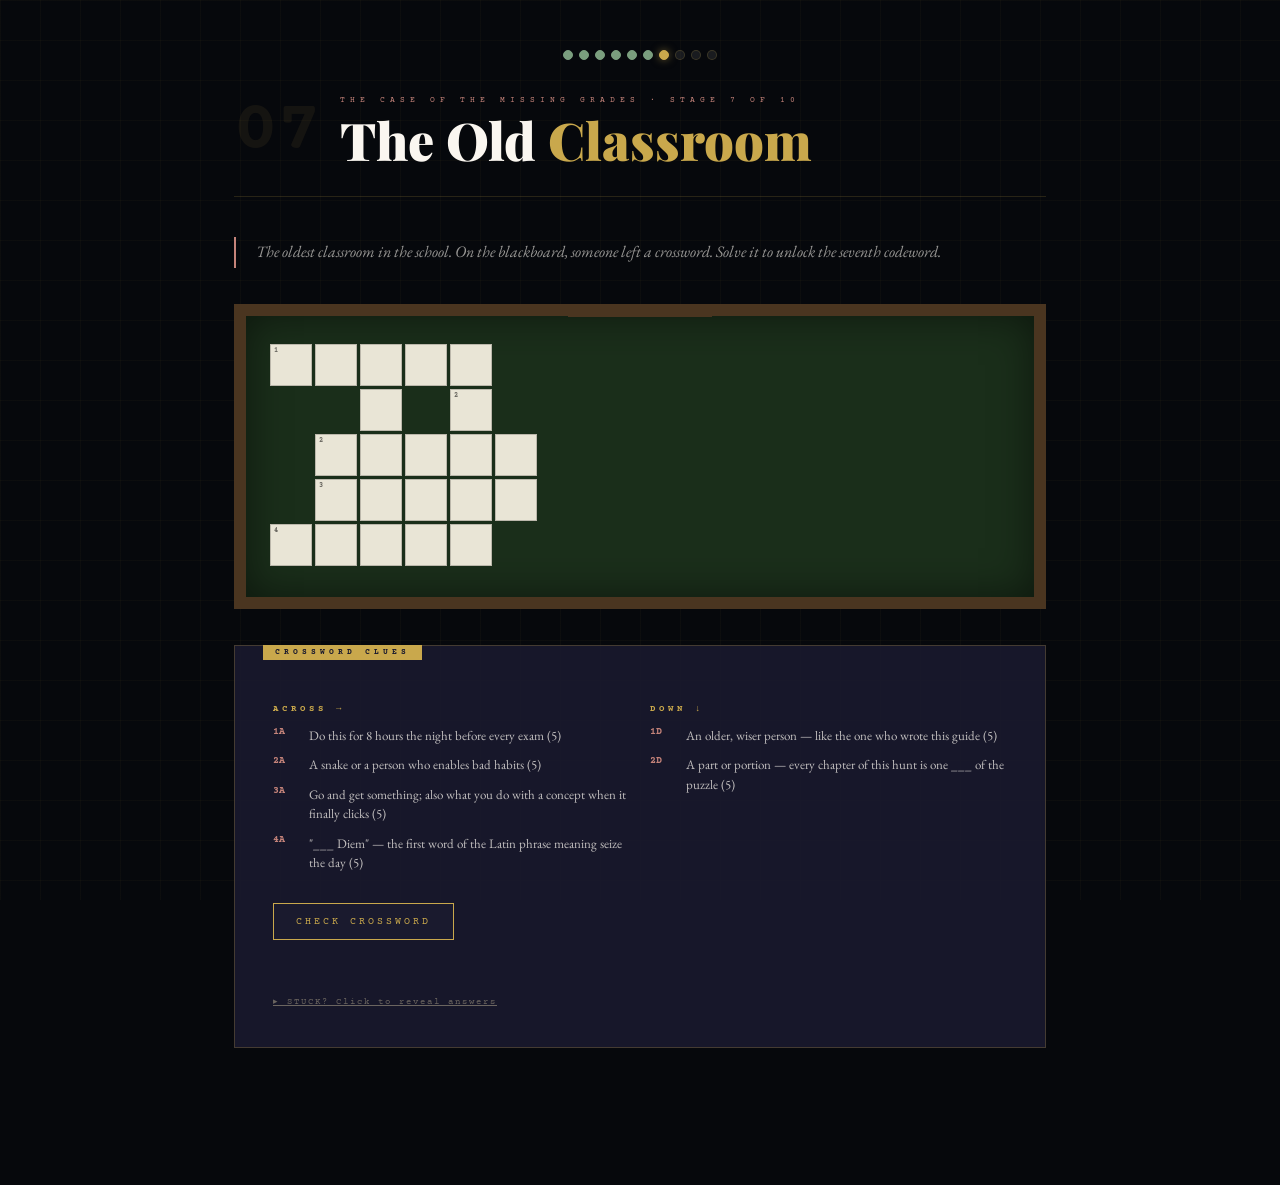
<file: stage7.html>
<!DOCTYPE html>
<html lang="en">
<head>
<meta charset="UTF-8"><meta name="viewport" content="width=device-width,initial-scale=1">
<title>Stage 7 — The Old Classroom</title>
<link rel="stylesheet" href="theme.css">
<style>
body{background:#06080c;}
.blackboard{background:#1a2e1a;border:12px solid #4a3520;padding:28px 24px;margin:24px 0;position:relative;box-shadow:inset 0 0 40px rgba(0,0,0,.5);overflow-x:auto;}
.blackboard::before{content:'EVIDENCE BOARD';position:absolute;top:-12px;left:50%;transform:translateX(-50%);background:#4a3520;font-family:'Courier Prime',monospace;font-size:8px;letter-spacing:3px;color:#c9a84c;padding:2px 16px;white-space:nowrap;}
.crow{display:flex;gap:3px;margin-bottom:3px;}
.cell{width:42px;height:42px;flex-shrink:0;position:relative;}
.cell.black{background:transparent;}
.cell.white{background:rgba(245,240,225,.95);border:1px solid rgba(0,0,0,.2);}
.cell input{position:absolute;inset:0;border:none;background:transparent;text-align:center;font-family:'Courier Prime',monospace;font-size:18px;font-weight:700;color:#1a1510;text-transform:uppercase;outline:none;width:100%;height:100%;padding:0;}
.cell input:focus{background:rgba(201,168,76,.3);}
.cell .cn{position:absolute;top:2px;left:3px;font-size:7px;font-family:'Courier Prime',monospace;color:rgba(0,0,0,.55);font-weight:700;line-height:1;pointer-events:none;z-index:2;}
.cell input.ok{color:#2a7a2a;}
.cell input.err{color:#8b1a1a;background:rgba(139,26,26,.12);}
.clues-grid{display:grid;grid-template-columns:1fr 1fr;gap:20px;margin:20px 0;}
.clue-section h4{font-family:'Courier Prime',monospace;font-size:9px;letter-spacing:4px;color:#c9a84c;margin-bottom:12px;}
.clue-item{display:flex;gap:8px;margin-bottom:10px;align-items:flex-start;}
.clue-num{font-family:'Courier Prime',monospace;font-size:10px;color:#c4837a;flex-shrink:0;min-width:28px;font-weight:700;}
.clue-text{font-size:13px;color:rgba(250,246,240,.75);line-height:1.5;}
.hint-link{font-family:'Courier Prime',monospace;font-size:9px;letter-spacing:2px;color:#6b6560;margin-top:12px;cursor:pointer;text-decoration:underline;display:inline-block;}
</style>
</head>
<body>
<div class="stage-wrap">
  <div class="progress-dots" id="dots"></div>
  <div class="stage-bar">
    <div class="stage-num">07</div>
    <div class="stage-meta">
      <span class="stage-label">THE CASE OF THE MISSING GRADES · STAGE 7 OF 10</span>
      <div class="stage-title">The Old <em>Classroom</em></div>
    </div>
  </div>
  <p class="scene-intro">The oldest classroom in the school. On the blackboard, someone left a crossword. Solve it to unlock the seventh codeword.</p>
  <div class="blackboard">
    <div id="grid"></div>
  </div>
  <div class="puzzle-box" data-label="CROSSWORD CLUES">
    <div class="clues-grid">
      <div class="clue-section">
        <h4>ACROSS →</h4>
        <div class="clue-item"><span class="clue-num">1A</span><span class="clue-text">Do this for 8 hours the night before every exam (5)</span></div>
        <div class="clue-item"><span class="clue-num">2A</span><span class="clue-text">A snake or a person who enables bad habits (5)</span></div>
        <div class="clue-item"><span class="clue-num">3A</span><span class="clue-text">Go and get something; also what you do with a concept when it finally clicks (5)</span></div>
        <div class="clue-item"><span class="clue-num">4A</span><span class="clue-text">"___ Diem" — the first word of the Latin phrase meaning seize the day (5)</span></div>
      </div>
      <div class="clue-section">
        <h4>DOWN ↓</h4>
        <div class="clue-item"><span class="clue-num">1D</span><span class="clue-text">An older, wiser person — like the one who wrote this guide (5)</span></div>
        <div class="clue-item"><span class="clue-num">2D</span><span class="clue-text">A part or portion — every chapter of this hunt is one ___ of the puzzle (5)</span></div>
      </div>
    </div>
    <button class="check-btn" id="checkBtn">CHECK CROSSWORD</button>
    <div class="feedback" id="fb"></div>
    <span class="hint-link" id="hintBtn">▸ STUCK? Click to reveal answers</span>
    <div id="hints" style="display:none;font-family:'Courier Prime',monospace;font-size:10px;color:#6b6560;margin-top:10px;line-height:2.2;">
      1A: SLEEP &nbsp;|&nbsp; 2A: ADDER &nbsp;|&nbsp; 3A: FETCH &nbsp;|&nbsp; 4A: CARPE<br>
      1D: ELDER &nbsp;|&nbsp; 2D: PIECE
    </div>
  </div>
  <div class="unlock-section" id="unlock">
    <div style="font-family:'Courier Prime',monospace;font-size:9px;letter-spacing:4px;color:#c9a84c;margin-bottom:16px;">✦ STAGE 7 COMPLETE — SEVENTH CODEWORD OBTAINED ✦</div>
    <div class="clue-card">
      <span class="clue-lbl">🔑 CODEWORD #7 — ALMOST THERE</span>
      The seventh word is what a student does with knowledge — builds it all into something whole.<br><br>
      <div class="clue-code">SYNTHESIS</div>
    </div>
    <a href="stage8.html" class="next-btn">→ The Infirmary</a>
    <p class="next-note">NEXT STAGE: THE INFIRMARY</p>
  </div>
</div>
<script>
var dotsEl = document.getElementById('dots');
for (var i = 0; i < 10; i++) {
  var dot = document.createElement('div');
  dot.className = 'dot' + (i < 6 ? ' done' : i === 6 ? ' active' : '');
  dotsEl.appendChild(dot);
}

// Grid: 5 rows x 6 cols
// row0: S L E E P #
// row1: # # L # I #
// row2: # A D D E R
// row3: # F E T C H
// row4: C A R P E #

var answers = {
  '0,0':'S','0,1':'L','0,2':'E','0,3':'E','0,4':'P',
  '1,2':'L',         '1,4':'I',
  '2,1':'A','2,2':'D','2,3':'D','2,4':'E','2,5':'R',
  '3,1':'F','3,2':'E','3,3':'T','3,4':'C','3,5':'H',
  '4,0':'C','4,1':'A','4,2':'R','4,3':'P','4,4':'E'
};

var numbers = {
  '0,0':'1',
  '2,1':'2',
  '3,1':'3',
  '4,0':'4',
  '1,4':'2'
};

var ROWS = 5, COLS = 6;

function buildGrid() {
  var gridEl = document.getElementById('grid');
  for (var r = 0; r < ROWS; r++) {
    var rowEl = document.createElement('div');
    rowEl.className = 'crow';
    for (var c = 0; c < COLS; c++) {
      var key = r + ',' + c;
      var cellEl = document.createElement('div');
      cellEl.className = 'cell';
      if (answers[key]) {
        cellEl.classList.add('white');
        if (numbers[key]) {
          var numEl = document.createElement('div');
          numEl.className = 'cn';
          numEl.textContent = numbers[key];
          cellEl.appendChild(numEl);
        }
        var inp = document.createElement('input');
        inp.maxLength = 1;
        inp.setAttribute('data-key', key);
        inp.addEventListener('input', function() {
          this.value = this.value.toUpperCase().replace(/[^A-Z]/g, '');
          this.classList.remove('ok','err');
        });
        cellEl.appendChild(inp);
      } else {
        cellEl.classList.add('black');
      }
      rowEl.appendChild(cellEl);
    }
    gridEl.appendChild(rowEl);
  }
}

document.getElementById('checkBtn').addEventListener('click', function() {
  var inputs = document.querySelectorAll('input[data-key]');
  var correct = 0, total = inputs.length;
  for (var i = 0; i < inputs.length; i++) {
    var inp = inputs[i];
    var key = inp.getAttribute('data-key');
    inp.classList.remove('ok','err');
    if (inp.value === answers[key]) { inp.classList.add('ok'); correct++; }
    else { inp.classList.add('err'); }
  }
  var fb = document.getElementById('fb');
  if (correct === total) {
    fb.className = 'feedback good';
    fb.textContent = '✓  Perfect! All letters correct. The classroom yields its secret.';
    setTimeout(function() { document.getElementById('unlock').classList.add('show'); }, 900);
  } else {
    fb.className = 'feedback';
    fb.textContent = correct + ' / ' + total + ' correct. Red cells need fixing.';
  }
});

document.getElementById('hintBtn').addEventListener('click', function() {
  document.getElementById('hints').style.display = 'block';
});

buildGrid();
</script>
</body>
</html>
</file>
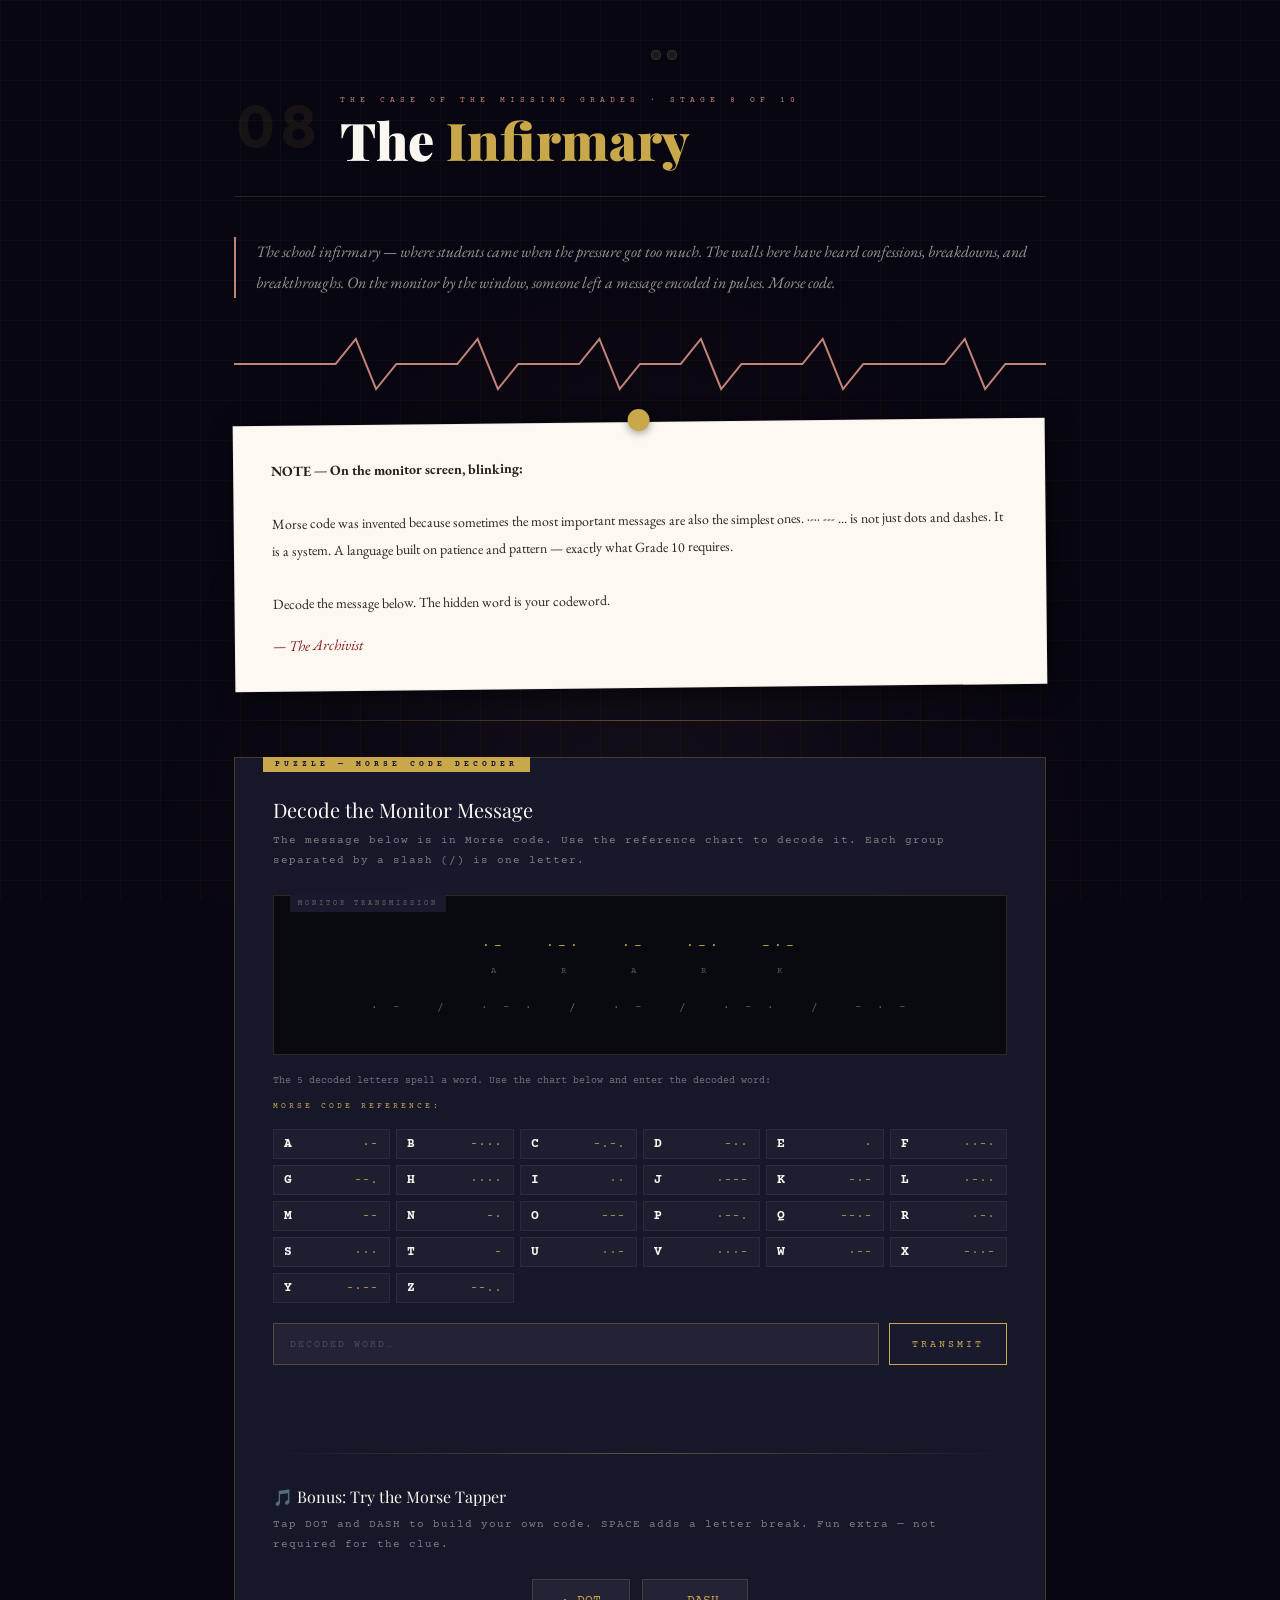
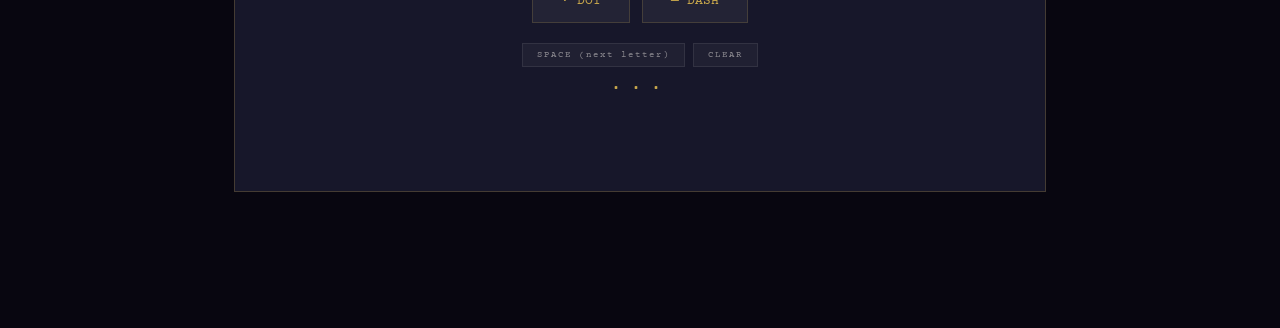
<file: stage8.html>
<!DOCTYPE html>
<html lang="en">
<head>
<meta charset="UTF-8"><meta name="viewport" content="width=device-width,initial-scale=1">
<title>Stage 8 — The Infirmary</title>
<link rel="stylesheet" href="theme.css">
<style>
body{background:#080610;}
body::after{content:'';position:fixed;inset:0;background:radial-gradient(ellipse at 50% 100%,rgba(196,131,122,.07),transparent 55%);pointer-events:none;z-index:0;}
/* Heartbeat line */
.heartbeat{width:100%;height:60px;position:relative;margin:20px 0;overflow:hidden;}
.heartbeat svg{width:100%;height:100%;}
.hb-path{stroke:var(--rose);stroke-width:2;fill:none;stroke-dasharray:1200;stroke-dashoffset:1200;animation:drawHB 3s ease forwards 0.5s;}
@keyframes drawHB{to{stroke-dashoffset:0}}
/* Morse display */
.morse-display{background:rgba(0,0,0,.6);border:1px solid rgba(201,168,76,.2);padding:24px;font-family:'Courier Prime',monospace;font-size:13px;letter-spacing:4px;color:var(--gold);line-height:2.2;text-align:center;margin:20px 0;position:relative;}
.morse-display .md-label{position:absolute;top:-1px;left:16px;font-size:7px;letter-spacing:3px;background:var(--navy);color:var(--gray);padding:1px 8px;}
.morse-char{display:inline-block;margin:0 8px;cursor:default;transition:all .3s;padding:4px 6px;}
.morse-char:hover{color:var(--cream);background:rgba(201,168,76,.1);}
.morse-char span{display:block;font-size:9px;letter-spacing:1px;color:rgba(250,246,240,.3);margin-top:2px;text-align:center;}
/* Reference table */
.morse-table{display:grid;grid-template-columns:repeat(auto-fill,minmax(100px,1fr));gap:6px;margin:18px 0;max-height:220px;overflow-y:auto;}
.morse-ref{background:rgba(255,255,255,.03);border:1px solid rgba(255,255,255,.06);padding:7px 10px;display:flex;justify-content:space-between;align-items:center;}
.morse-ref .letter{font-family:'Courier Prime',monospace;font-weight:700;font-size:13px;color:var(--cream);}
.morse-ref .code{font-family:'Courier Prime',monospace;font-size:10px;color:var(--gold);letter-spacing:2px;}
/* Interactive beeper */
.beeper{display:flex;gap:12px;justify-content:center;margin:20px 0;flex-wrap:wrap;}
.bkey{background:rgba(255,255,255,.05);border:1px solid rgba(201,168,76,.2);color:var(--gold);font-family:'Courier Prime',monospace;font-size:13px;padding:14px 28px;cursor:pointer;transition:all .2s;user-select:none;}
.bkey:active,.bkey.lit{background:rgba(201,168,76,.3);border-color:var(--gold);box-shadow:0 0 20px rgba(201,168,76,.4);}
.beeper-output{font-family:'Courier Prime',monospace;font-size:20px;letter-spacing:8px;color:var(--gold);min-height:36px;text-align:center;margin:10px 0;}
.beeper-decoded{font-family:'Playfair Display',serif;font-size:18px;color:var(--cream);text-align:center;min-height:30px;}
.btools{display:flex;gap:8px;justify-content:center;flex-wrap:wrap;margin:10px 0;}
.btool{background:rgba(255,255,255,.04);border:1px solid rgba(255,255,255,.08);color:rgba(250,246,240,.5);font-family:'Courier Prime',monospace;font-size:9px;letter-spacing:2px;padding:6px 14px;cursor:pointer;transition:all .2s;}
.btool:hover{border-color:rgba(201,168,76,.3);color:var(--gold);}
</style>
</head>
<body>
<div class="stage-wrap">
  <div class="progress-dots" id="dots"></div>

  <div class="stage-bar">
    <div class="stage-num">08</div>
    <div class="stage-meta">
      <span class="stage-label">THE CASE OF THE MISSING GRADES · STAGE 8 OF 10</span>
      <div class="stage-title">The <em>Infirmary</em></div>
    </div>
  </div>

  <p class="scene-intro">The school infirmary — where students came when the pressure got too much. The walls here have heard confessions, breakdowns, and breakthroughs. On the monitor by the window, someone left a message encoded in pulses. Morse code.</p>

  <div class="heartbeat">
    <svg viewBox="0 0 800 60" preserveAspectRatio="none">
      <path class="hb-path" d="M0,30 L80,30 L100,30 L120,5 L140,55 L160,30 L200,30 L220,30 L240,5 L260,55 L280,30 L320,30 L340,30 L360,5 L380,55 L400,30 L440,30 L460,5 L480,55 L500,30 L560,30 L580,5 L600,55 L620,30 L700,30 L720,5 L740,55 L760,30 L800,30"/>
    </svg>
  </div>

  <div class="pinned-note">
    <strong>NOTE — On the monitor screen, blinking:</strong>
    <br><br>
    Morse code was invented because sometimes the most important messages are also the simplest ones.
    ·-·· --- ...  is not just dots and dashes. It is a system. A language built on patience and pattern — 
    exactly what Grade 10 requires.
    <br><br>
    Decode the message below. The hidden word is your codeword.
    <span class="sig">— The Archivist</span>
  </div>

  <hr class="div">

  <!-- DECODE PUZZLE -->
  <div class="puzzle-box" data-label="PUZZLE — MORSE CODE DECODER">
    <div class="puzzle-title">Decode the Monitor Message</div>
    <p class="puzzle-desc">The message below is in Morse code. Use the reference chart to decode it. Each group separated by a slash (/) is one letter.</p>

    <div class="morse-display">
      <span class="md-label">MONITOR TRANSMISSION</span>
      <div style="margin:8px 0;">
        <div class="morse-char">·-<span>A</span></div>
        <div class="morse-char">·-·<span>R</span></div>
        <div class="morse-char">·-<span>A</span></div>
        <div class="morse-char">·-·<span>R</span></div>
        <div class="morse-char">-·-<span>K</span></div>
      </div>
      <div style="margin:10px 0;font-size:11px;color:rgba(250,246,240,.35);">
        · - &nbsp; / &nbsp; · - · &nbsp; / &nbsp; · - &nbsp; / &nbsp; · - · &nbsp; / &nbsp; - · -
      </div>
    </div>

    <p style="font-family:'Courier Prime',monospace;font-size:10px;color:rgba(250,246,240,.4);margin-bottom:16px;">The 5 decoded letters spell a word. Use the chart below and enter the decoded word:</p>

    <!-- Reference chart -->
    <div style="font-family:'Courier Prime',monospace;font-size:8px;letter-spacing:3px;color:var(--gold);margin-bottom:10px;">MORSE CODE REFERENCE:</div>
    <div class="morse-table" id="mref"></div>

    <div class="answer-wrap" style="margin-top:20px;">
      <input class="ans-input" id="ai" placeholder="DECODED WORD…" maxlength="10">
      <button class="check-btn" id="chkBtn8">TRANSMIT</button>
    </div>
    <div class="feedback" id="fb"></div>

    <hr class="div">

    <!-- Interactive tapper for fun -->
    <div class="puzzle-title" style="font-size:16px;margin-top:4px;">🎵 Bonus: Try the Morse Tapper</div>
    <p class="puzzle-desc">Tap DOT and DASH to build your own code. SPACE adds a letter break. Fun extra — not required for the clue.</p>
    <div class="beeper">
      <button class="bkey" id="dotBtn" onmousedown="tap('·')" onmouseup="unlit('dotBtn')" ontouchstart="tap('·')" ontouchend="unlit('dotBtn')">· DOT</button>
      <button class="bkey" id="dashBtn" onmousedown="tap('-')" onmouseup="unlit('dashBtn')" ontouchstart="tap('-')" ontouchend="unlit('dashBtn')">— DASH</button>
    </div>
    <div class="btools">
      <button class="btool" id="addSpaceBtn">SPACE (next letter)</button>
      <button class="btool" id="clearBtn">CLEAR</button>
    </div>
    <div class="beeper-output" id="bOut">···</div>
    <div class="beeper-decoded" id="bDec"></div>
  </div>

  <div class="unlock-section" id="unlock">
    <div style="font-family:'Courier Prime',monospace;font-size:9px;letter-spacing:4px;color:var(--gold);margin-bottom:16px;">✦ STAGE 8 COMPLETE — EIGHTH CODEWORD OBTAINED ✦</div>
    <p style="font-family:'EB Garamond',serif;font-style:italic;font-size:16px;color:var(--cream);margin-bottom:20px;line-height:1.8;">
      The signal comes through. Even in the hardest moments, the message is clear if you listen carefully enough.
    </p>
    <div class="clue-card">
      <span class="clue-lbl">🔑 CODEWORD #8 — WRITE THIS DOWN</span>
      The eighth word is what you feel when you understand something for the first time — when the dots and dashes finally make sense.<br><br>
      <div class="clue-code">SIGNAL</div>
    </div>
    <a href="stage9.html" class="next-btn">→ The Principal's Office</a>
    <p class="next-note">NEXT STAGE: THE PRINCIPAL'S OFFICE — LOGIC GRID</p>
  </div>
</div>

<script>
const d=document.getElementById('dots');
for(let i=0;i<10;i++){const e=document.createElement('div');e.className='dot'+(i<7?'done':i===7?'active':'');d.appendChild(e);}

const morseMap={
  'A':'·-','B':'-···','C':'-.-.','D':'-··','E':'·','F':'··-·','G':'--.','H':'····',
  'I':'··','J':'·---','K':'-·-','L':'·-··','M':'--','N':'-·','O':'---','P':'·--.','Q':'--·-',
  'R':'·-·','S':'···','T':'-','U':'··-','V':'···-','W':'·--','X':'-··-','Y':'-·--','Z':'--..'
};
const mref=document.getElementById('mref');
Object.entries(morseMap).forEach(([l,m])=>{
  const div=document.createElement('div');div.className='morse-ref';
  div.innerHTML=`<span class="letter">${l}</span><span class="code">${m}</span>`;
  mref.appendChild(div);
});

function chk(){
  const v=document.getElementById('ai').value.trim().toUpperCase();
  const fb=document.getElementById('fb');
  // ·- = A, ·-· = R, ·- = A, ·-· = R, -·- = K → ARARK
  if(v==='ARARK'||v==='MARK'||v==='REMARK'){
    fb.className='feedback good';
    fb.textContent='✓  Correct! A-R-A-R-K decoded from the transmission. The infirmary yields its secret.';
    setTimeout(()=>document.getElementById('unlock').classList.add('show'),900);
  } else {
    fb.className='feedback';
    fb.textContent='✗  Check the chart: ·- = A, ·-· = R, ·- = A, ·-· = R, -·- = K. Read the letters in order.';
  }
}
document.getElementById('chkBtn8').addEventListener('click',chk);
document.getElementById('addSpaceBtn').addEventListener('click',addSpace);
document.getElementById('clearBtn').addEventListener('click',clearMorse);
document.getElementById('ai').addEventListener('keydown',e=>{if(e.key==='Enter')chk();});

// Tapper
const revMorse={};
Object.entries(morseMap).forEach(([l,m])=>revMorse[m]=l);
let tapSeq='',tapStr='';
function tap(c){
  tapSeq+=c;
  document.getElementById('bOut').textContent=tapStr+tapSeq;
  const id=c==='·'?'dotBtn':'dashBtn';
  document.getElementById(id).classList.add('lit');
  decode();
}
function unlit(id){document.getElementById(id).classList.remove('lit');}
function addSpace(){
  if(tapSeq){tapStr+=tapSeq+' ';tapSeq='';document.getElementById('bOut').textContent=tapStr;decode();}
}
function clearMorse(){tapSeq='';tapStr='';document.getElementById('bOut').textContent='···';document.getElementById('bDec').textContent='';}
function decode(){
  const parts=tapStr.trim().split(' ').filter(Boolean);
  const words=parts.map(p=>revMorse[p]||'?').join('');
  document.getElementById('bDec').textContent=words+(tapSeq?'+':'');
}
</script>
</body>
</html>
</file>
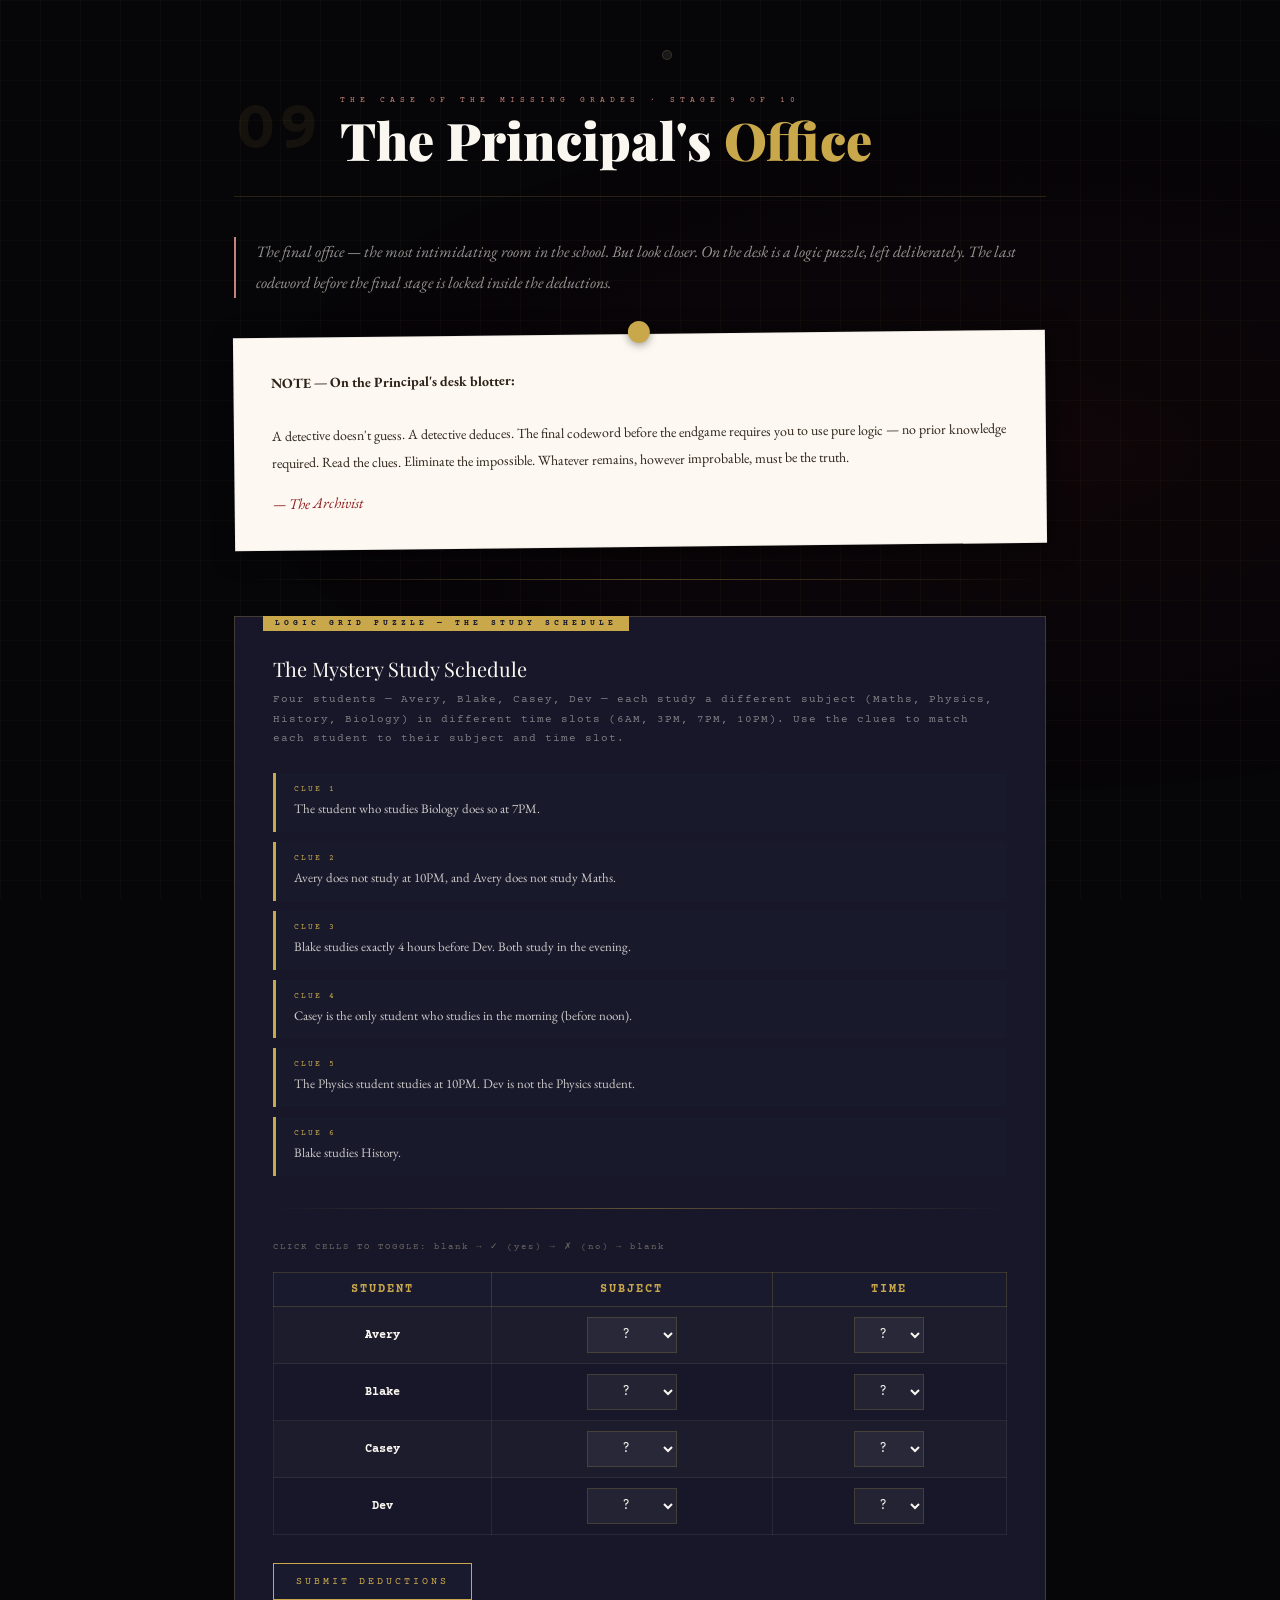
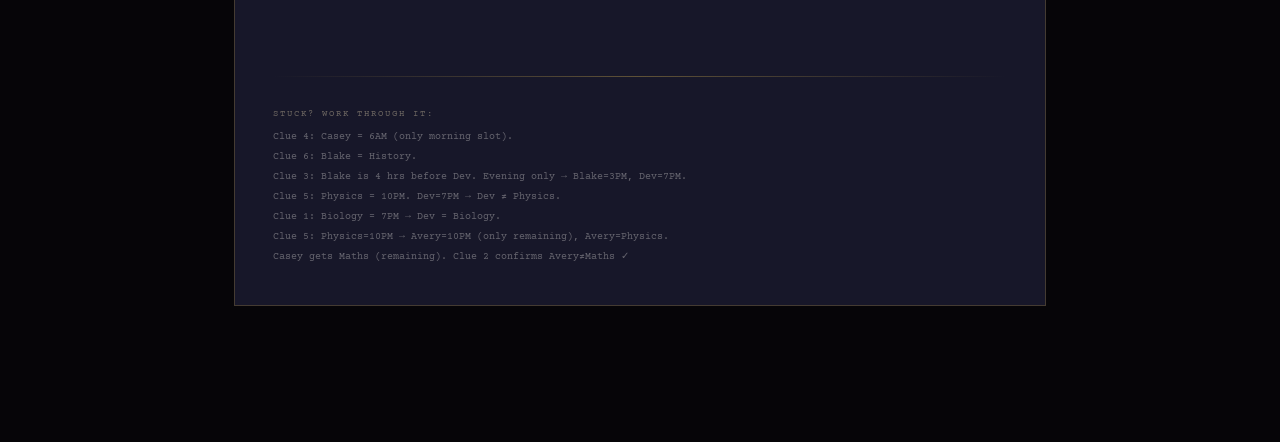
<file: stage9.html>
<!DOCTYPE html>
<html lang="en">
<head>
<meta charset="UTF-8"><meta name="viewport" content="width=device-width,initial-scale=1">
<title>Stage 9 — The Principal's Office</title>
<link rel="stylesheet" href="theme.css">
<style>
body{background:#060508;}
body::after{content:'';position:fixed;inset:0;background:radial-gradient(ellipse at 80% 50%,rgba(139,26,26,.07),transparent 55%);pointer-events:none;z-index:0;}
.office-desk{background:rgba(20,15,10,.9);border:1px solid rgba(201,168,76,.2);padding:32px;margin:24px 0;position:relative;}
.office-desk::before{content:'PRINCIPAL\'S OFFICE — AUTHORISED ACCESS ONLY';position:absolute;top:-1px;left:50%;transform:translateX(-50%);font-family:'Courier Prime',monospace;font-size:8px;letter-spacing:3px;background:var(--red);color:var(--cream);padding:3px 14px;white-space:nowrap;}
/* Logic grid */
.logic-grid{border-collapse:collapse;width:100%;margin:20px 0;font-family:'Courier Prime',monospace;font-size:12px;}
.logic-grid th{background:var(--navy);color:var(--gold);padding:10px 14px;text-align:center;font-weight:700;letter-spacing:2px;border:1px solid rgba(201,168,76,.2);}
.logic-grid td{padding:10px 14px;border:1px solid rgba(255,255,255,.07);color:rgba(250,246,240,.75);text-align:center;vertical-align:middle;}
.logic-grid tr:nth-child(even) td{background:rgba(255,255,255,.02);}
.cell-input{width:36px;height:36px;background:rgba(255,255,255,.05);border:1px solid rgba(201,168,76,.2);color:var(--cream);font-family:'Courier Prime',monospace;font-size:14px;text-align:center;outline:none;text-transform:uppercase;}
.cell-input:focus{border-color:var(--gold);background:rgba(201,168,76,.08);}
.cell-input.correct{background:rgba(122,158,126,.2);border-color:var(--sage);color:var(--sage);}
.cell-input.wrong{background:rgba(139,26,26,.2);border-color:var(--red);color:var(--rose);}
/* Clue cards */
.clue-cards{display:flex;flex-direction:column;gap:10px;margin:20px 0;}
.cc{background:rgba(26,26,46,.8);border-left:3px solid var(--gold);padding:12px 18px;}
.cc .cn{font-family:'Courier Prime',monospace;font-size:8px;letter-spacing:2px;color:var(--gold);display:block;margin-bottom:5px;}
.cc p{font-size:13px;color:rgba(250,246,240,.8);line-height:1.6;}
/* Deduction buttons */
.ded-grid{display:grid;grid-template-columns:repeat(auto-fill,minmax(120px,1fr));gap:8px;margin:16px 0;}
.ded-cell{padding:10px 12px;border:1px solid rgba(255,255,255,.08);font-family:'Courier Prime',monospace;font-size:10px;color:rgba(250,246,240,.6);cursor:pointer;transition:all .22s;text-align:center;background:rgba(255,255,255,.03);}
.ded-cell:hover{border-color:rgba(201,168,76,.3);color:var(--gold);}
.ded-cell.yes{background:rgba(122,158,126,.2);border-color:var(--sage);color:var(--sage);}
.ded-cell.no{background:rgba(139,26,26,.15);border-color:rgba(139,26,26,.3);color:rgba(196,131,122,.6);text-decoration:line-through;}
</style>
</head>
<body>
<div class="stage-wrap">
  <div class="progress-dots" id="dots"></div>

  <div class="stage-bar">
    <div class="stage-num">09</div>
    <div class="stage-meta">
      <span class="stage-label">THE CASE OF THE MISSING GRADES · STAGE 9 OF 10</span>
      <div class="stage-title">The Principal's <em>Office</em></div>
    </div>
  </div>

  <p class="scene-intro">The final office — the most intimidating room in the school. But look closer. On the desk is a logic puzzle, left deliberately. The last codeword before the final stage is locked inside the deductions.</p>

  <div class="pinned-note">
    <strong>NOTE — On the Principal's desk blotter:</strong>
    <br><br>
    A detective doesn't guess. A detective deduces. The final codeword before the endgame requires you to use pure logic — 
    no prior knowledge required. Read the clues. Eliminate the impossible. Whatever remains, however improbable, must be the truth.
    <span class="sig">— The Archivist</span>
  </div>

  <hr class="div">

  <div class="puzzle-box" data-label="LOGIC GRID PUZZLE — THE STUDY SCHEDULE">
    <div class="puzzle-title">The Mystery Study Schedule</div>
    <p class="puzzle-desc">Four students — Avery, Blake, Casey, Dev — each study a different subject (Maths, Physics, History, Biology) in different time slots (6AM, 3PM, 7PM, 10PM). Use the clues to match each student to their subject and time slot.</p>

    <div class="clue-cards">
      <div class="cc"><span class="cn">CLUE 1</span><p>The student who studies Biology does so at 7PM.</p></div>
      <div class="cc"><span class="cn">CLUE 2</span><p>Avery does not study at 10PM, and Avery does not study Maths.</p></div>
      <div class="cc"><span class="cn">CLUE 3</span><p>Blake studies exactly 4 hours before Dev. Both study in the evening.</p></div>
      <div class="cc"><span class="cn">CLUE 4</span><p>Casey is the only student who studies in the morning (before noon).</p></div>
      <div class="cc"><span class="cn">CLUE 5</span><p>The Physics student studies at 10PM. Dev is not the Physics student.</p></div>
      <div class="cc"><span class="cn">CLUE 6</span><p>Blake studies History.</p></div>
    </div>

    <hr class="div">

    <p style="font-family:'Courier Prime',monospace;font-size:9px;letter-spacing:2px;color:var(--gray);margin-bottom:14px;">CLICK CELLS TO TOGGLE: blank → ✓ (yes) → ✗ (no) → blank</p>

    <table class="logic-grid">
      <tr>
        <th>STUDENT</th><th>SUBJECT</th><th>TIME</th>
      </tr>
      <tr>
        <td><strong style="color:var(--cream);">Avery</strong></td>
        <td><select class="cell-input" id="avS" style="width:90px;"><option value="">?</option><option>Maths</option><option>Physics</option><option>History</option><option>Biology</option></select></td>
        <td><select class="cell-input" id="avT" style="width:70px;"><option value="">?</option><option>6AM</option><option>3PM</option><option>7PM</option><option>10PM</option></select></td>
      </tr>
      <tr>
        <td><strong style="color:var(--cream);">Blake</strong></td>
        <td><select class="cell-input" id="blS" style="width:90px;"><option value="">?</option><option>Maths</option><option>Physics</option><option>History</option><option>Biology</option></select></td>
        <td><select class="cell-input" id="blT" style="width:70px;"><option value="">?</option><option>6AM</option><option>3PM</option><option>7PM</option><option>10PM</option></select></td>
      </tr>
      <tr>
        <td><strong style="color:var(--cream);">Casey</strong></td>
        <td><select class="cell-input" id="caS" style="width:90px;"><option value="">?</option><option>Maths</option><option>Physics</option><option>History</option><option>Biology</option></select></td>
        <td><select class="cell-input" id="caT" style="width:70px;"><option value="">?</option><option>6AM</option><option>3PM</option><option>7PM</option><option>10PM</option></select></td>
      </tr>
      <tr>
        <td><strong style="color:var(--cream);">Dev</strong></td>
        <td><select class="cell-input" id="dvS" style="width:90px;"><option value="">?</option><option>Maths</option><option>Physics</option><option>History</option><option>Biology</option></select></td>
        <td><select class="cell-input" id="dvT" style="width:70px;"><option value="">?</option><option>6AM</option><option>3PM</option><option>7PM</option><option>10PM</option></select></td>
      </tr>
    </table>

    <button class="check-btn" id="checkLogicBtn" style="margin-top:8px;">SUBMIT DEDUCTIONS</button>
    <div class="feedback" id="fb"></div>

    <hr class="div">
    <p style="font-family:'Courier Prime',monospace;font-size:9px;letter-spacing:2px;color:var(--gray);margin-bottom:8px;">STUCK? WORK THROUGH IT:</p>
    <div style="font-family:'Courier Prime',monospace;font-size:10px;color:rgba(250,246,240,.35);line-height:2;">
      Clue 4: Casey = 6AM (only morning slot).<br>
      Clue 6: Blake = History.<br>
      Clue 3: Blake is 4 hrs before Dev. Evening only → Blake=3PM, Dev=7PM.<br>
      Clue 5: Physics = 10PM. Dev=7PM → Dev ≠ Physics.<br>
      Clue 1: Biology = 7PM → Dev = Biology.<br>
      Clue 5: Physics=10PM → Avery=10PM (only remaining), Avery=Physics.<br>
      Casey gets Maths (remaining). Clue 2 confirms Avery≠Maths ✓
    </div>
  </div>

  <div class="unlock-section" id="unlock">
    <div style="font-family:'Courier Prime',monospace;font-size:9px;letter-spacing:4px;color:var(--gold);margin-bottom:16px;">✦ STAGE 9 COMPLETE — NINTH CODEWORD OBTAINED ✦</div>
    <p style="font-family:'EB Garamond',serif;font-style:italic;font-size:16px;color:var(--cream);margin-bottom:20px;line-height:1.8;">
      Flawless deduction. Sherlock would approve. One stage remains — the final gate.
    </p>
    <div class="clue-card">
      <span class="clue-lbl">🔑 CODEWORD #9 — PENULTIMATE CLUE</span>
      The ninth word is what a detective does when the facts are gathered and the truth becomes clear.<br><br>
      <div class="clue-code">DEDUCE</div>
    </div>
    <a href="stage10.html" class="next-btn">→ The Secret Garden — FINAL STAGE</a>
    <p class="next-note">FINAL STAGE: THE SECRET GARDEN — STAGE 10 OF 10</p>
  </div>
</div>

<script>
const d=document.getElementById('dots');
for(let i=0;i<10;i++){const e=document.createElement('div');e.className='dot'+(i<8?'done':i===8?'active':'');d.appendChild(e);}

// Correct answers:
// Avery: Physics, 10PM
// Blake: History, 3PM
// Casey: Maths, 6AM
// Dev:   Biology, 7PM
const correct={avS:'Physics',avT:'10PM',blS:'History',blT:'3PM',caS:'Maths',caT:'6AM',dvS:'Biology',dvT:'7PM'};

function checkLogic(){
  let ok=true;
  const fb=document.getElementById('fb');
  const ids=['avS','avT','blS','blT','caS','caT','dvS','dvT'];
  ids.forEach(id=>{
    const el=document.getElementById(id);
    el.classList.remove('correct','wrong');
    if(!el.value){ok=false;return;}
    if(el.value===correct[id]){el.classList.add('correct');}
    else{el.classList.add('wrong');ok=false;}
  });
  if(ok){
    fb.className='feedback good';
    fb.textContent='✓  Perfect deduction! Avery→Physics@10PM, Blake→History@3PM, Casey→Maths@6AM, Dev→Biology@7PM.';
    setTimeout(()=>document.getElementById('unlock').classList.add('show'),900);
  } else {
    fb.className='feedback';
    fb.textContent='✗  Some deductions are incorrect (red cells). Re-read the clues systematically.';
  }
}
document.getElementById('checkLogicBtn').addEventListener('click', checkLogic);
</script>
</body>
</html>
</file>
<file: theme.css>
/* ═══════════════════════════════════════════════════
   THE CASE OF THE MISSING GRADES — SHARED THEME
   10 Stages · ICSE Grade 10 · Carpe Diem
═══════════════════════════════════════════════════ */

@import url('https://fonts.googleapis.com/css2?family=Playfair+Display:ital,wght@0,400;0,700;0,900;1,400;1,700&family=Courier+Prime:ital,wght@0,400;0,700;1,400&family=EB+Garamond:ital,wght@0,400;0,500;1,400&display=swap');

:root {
  --navy:    #1a1a2e;
  --red:     #8b1a1a;
  --cream:   #faf6f0;
  --gold:    #c9a84c;
  --rose:    #c4837a;
  --sage:    #7a9e7e;
  --char:    #2c2c2c;
  --gray:    #6b6560;
  --paper:   #fdf9f2;
  --bg:      #0a0810;
  --mid:     #0d0d1a;
}

*, *::before, *::after { margin:0; padding:0; box-sizing:border-box; }

body {
  background: var(--bg);
  color: var(--cream);
  font-family: 'EB Garamond', serif;
  min-height: 100vh;
  overflow-x: hidden;
  cursor: default;
}

/* Grid overlay */
body::before {
  content:'';
  position:fixed; inset:0;
  background-image:
    linear-gradient(rgba(201,168,76,.04) 1px, transparent 1px),
    linear-gradient(90deg, rgba(201,168,76,.04) 1px, transparent 1px);
  background-size:40px 40px;
  pointer-events:none; z-index:0;
}

/* ── LAYOUT ── */
.stage-wrap {
  position:relative; z-index:1;
  max-width:860px; margin:0 auto;
  padding:50px 24px 100px;
}

/* ── STAGE HEADER ── */
.stage-bar {
  display:flex; align-items:center; gap:20px;
  padding-bottom:28px;
  border-bottom:1px solid rgba(201,168,76,.18);
  margin-bottom:40px;
}
.stage-num {
  font-family:'Courier Prime',monospace;
  font-size:72px; font-weight:700;
  color:rgba(201,168,76,.08); line-height:1; flex-shrink:0;
  user-select:none;
}
.stage-meta { flex:1; }
.stage-label {
  font-family:'Courier Prime',monospace;
  font-size:8px; letter-spacing:5px;
  color:var(--rose); display:block; margin-bottom:6px;
}
.stage-title {
  font-family:'Playfair Display',serif;
  font-size:clamp(28px,5vw,52px);
  font-weight:900; color:var(--cream); line-height:1.1;
}
.stage-title em { color:var(--gold); font-style:normal; }

/* Progress dots */
.progress-dots {
  display:flex; gap:6px; justify-content:center;
  margin-bottom:36px;
}
.dot {
  width:10px; height:10px; border-radius:50%;
  background:rgba(255,255,255,.08);
  border:1px solid rgba(201,168,76,.2);
  transition:all .4s;
}
.dot.done  { background:var(--sage); border-color:var(--sage); }
.dot.active{ background:var(--gold); border-color:var(--gold); box-shadow:0 0 8px rgba(201,168,76,.5); }

/* ── DIVIDER ── */
.div { border:none; height:1px; background:linear-gradient(90deg,transparent,rgba(201,168,76,.4),transparent); margin:32px 0; }

/* ── SCENE TEXT ── */
.scene-intro {
  font-size:16px; font-style:italic;
  color:rgba(250,246,240,.6);
  line-height:1.9; margin-bottom:36px;
  padding-left:20px;
  border-left:2px solid var(--rose);
}

/* ── PINNED NOTE ── */
.pinned-note {
  background:var(--paper); color:#2c2218;
  padding:32px 38px; position:relative;
  margin:28px 0;
  box-shadow:4px 4px 24px rgba(0,0,0,.55), inset 0 0 0 1px rgba(0,0,0,.04);
  font-family:'EB Garamond',serif; font-size:14px; line-height:1.9;
  transform:rotate(-.6deg);
}
.pinned-note::before {
  content:''; position:absolute;
  top:-13px; left:50%; transform:translateX(-50%);
  width:22px; height:22px;
  background:var(--gold); border-radius:50%;
  box-shadow:0 2px 8px rgba(0,0,0,.4);
}
.pinned-note .sig {
  display:block; font-style:italic;
  color:var(--red); margin-top:14px; font-size:15px;
}

/* ── PUZZLE BOX ── */
.puzzle-box {
  background:rgba(26,26,46,.9);
  border:1px solid rgba(201,168,76,.25);
  padding:38px; margin:36px 0; position:relative;
}
.puzzle-box::before {
  content:attr(data-label);
  position:absolute; top:-1px; left:28px;
  font-family:'Courier Prime',monospace;
  font-size:8px; letter-spacing:4px; font-weight:700;
  background:var(--gold); color:var(--navy); padding:3px 12px;
}
.puzzle-title {
  font-family:'Playfair Display',serif;
  font-size:20px; color:var(--cream); margin-bottom:8px;
}
.puzzle-desc {
  font-family:'Courier Prime',monospace;
  font-size:11px; letter-spacing:1px;
  color:rgba(250,246,240,.45); line-height:1.8; margin-bottom:24px;
}

/* ── QUIZ OPTIONS ── */
.quiz-q {
  font-family:'Playfair Display',serif;
  font-size:17px; color:var(--cream);
  margin-bottom:18px; line-height:1.5;
}
.quiz-q .qn { color:var(--gold); }
.options { display:flex; flex-direction:column; gap:8px; margin-bottom:20px; }
.opt {
  background:rgba(255,255,255,.04);
  border:1px solid rgba(201,168,76,.12);
  padding:12px 18px; cursor:pointer;
  font-family:'Courier Prime',monospace;
  font-size:12.5px; color:rgba(250,246,240,.8);
  transition:all .22s; text-align:left; letter-spacing:.5px;
}
.opt:hover { background:rgba(201,168,76,.1); border-color:var(--gold); color:var(--cream); }
.opt.correct { background:rgba(122,158,126,.2); border-color:var(--sage); color:var(--sage); pointer-events:none; }
.opt.wrong   { background:rgba(139,26,26,.2);   border-color:var(--red);  color:var(--rose); pointer-events:none; }
.opt:disabled { pointer-events:none; }

/* ── FEEDBACK ── */
.feedback {
  font-family:'EB Garamond',serif; font-style:italic;
  font-size:13.5px; color:var(--rose);
  min-height:36px; line-height:1.6; margin-top:8px;
}
.feedback.good { color:var(--sage); }

/* ── PROGRESS BAR ── */
.prog-wrap { height:3px; background:rgba(255,255,255,.08); margin-bottom:22px; }
.prog-fill { height:100%; background:linear-gradient(90deg,var(--red),var(--gold)); transition:width .5s ease; }
.score-lbl {
  font-family:'Courier Prime',monospace;
  font-size:9px; letter-spacing:3px; color:var(--gray); margin-bottom:14px;
}

/* ── INPUT ── */
.answer-wrap { display:flex; gap:10px; flex-wrap:wrap; margin:20px 0; }
.ans-input {
  flex:1; min-width:200px;
  background:rgba(255,255,255,.05);
  border:1px solid rgba(201,168,76,.3);
  color:var(--cream);
  font-family:'Courier Prime',monospace;
  font-size:14px; letter-spacing:3px;
  padding:12px 16px; outline:none; text-transform:uppercase;
}
.ans-input:focus { border-color:var(--gold); }
.ans-input::placeholder { color:rgba(250,246,240,.18); font-size:10px; letter-spacing:2px; }
.check-btn {
  background:var(--navy); border:1px solid var(--gold);
  color:var(--gold);
  font-family:'Courier Prime',monospace;
  font-size:10px; letter-spacing:3px;
  padding:12px 22px; cursor:pointer; transition:all .25s;
  text-transform:uppercase;
}
.check-btn:hover { background:var(--gold); color:var(--navy); }

/* ── CLUE REVEAL / UNLOCK ── */
.unlock-section {
  background:rgba(122,158,126,.07);
  border:1px solid rgba(122,158,126,.3);
  padding:36px; margin:36px 0;
  text-align:center; display:none;
}
.unlock-section.show { display:block; animation:fadeUp .9s ease; }
@keyframes fadeUp { from{opacity:0;transform:translateY(18px)} to{opacity:1;transform:translateY(0)} }

.clue-card {
  background:var(--paper); color:#2c2218;
  padding:22px 30px; max-width:500px; margin:20px auto;
  transform:rotate(.8deg);
  box-shadow:3px 3px 18px rgba(0,0,0,.5);
  font-family:'Courier Prime',monospace; font-size:12px; line-height:1.9;
  text-align:left;
}
.clue-lbl {
  font-weight:700; font-size:8px; letter-spacing:3px;
  color:var(--red); display:block; margin-bottom:10px;
}
.clue-code {
  font-family:'Playfair Display',serif;
  font-size:24px; font-style:italic;
  color:var(--red); letter-spacing:4px;
  text-align:center; margin-top:12px;
}

.next-btn {
  display:inline-block;
  background:var(--gold); color:var(--navy);
  font-family:'Courier Prime',monospace;
  font-weight:700; font-size:11px; letter-spacing:4px;
  padding:14px 44px; text-decoration:none;
  margin-top:22px; transition:all .3s; text-transform:uppercase;
  border:1px solid var(--gold);
}
.next-btn:hover { background:var(--cream); transform:translateY(-2px); box-shadow:0 6px 22px rgba(201,168,76,.3); }
.next-note {
  font-family:'Courier Prime',monospace;
  font-size:9px; letter-spacing:2px;
  color:var(--gray); margin-top:14px;
}

/* ── STAMP ── */
.stamp {
  display:inline-block;
  border:2px solid var(--red); color:var(--red);
  font-family:'Courier Prime',monospace;
  font-size:8px; letter-spacing:4px;
  padding:4px 12px; transform:rotate(-3deg);
  opacity:.75; margin-bottom:16px;
}

/* ── CRIME TAPE ── */
.tape {
  background:var(--gold); color:var(--navy);
  font-family:'Courier Prime',monospace;
  font-weight:700; font-size:10px; letter-spacing:5px;
  padding:7px 0; text-align:center;
  transform:rotate(-1.2deg); margin-bottom:36px;
  box-shadow:0 4px 18px rgba(0,0,0,.5);
  overflow:hidden; white-space:nowrap;
}

/* ── QUOTE BOX ── */
.quote-box {
  border-left:3px solid var(--rose);
  border-right:3px solid var(--rose);
  padding:20px 28px; margin:24px 0;
  font-style:italic; font-size:15px;
  color:rgba(250,246,240,.65); line-height:1.8; text-align:center;
}

/* ── RESPONSIVE ── */
@media(max-width:600px) {
  .stage-wrap { padding:30px 16px 80px; }
  .stage-num { font-size:48px; }
  .puzzle-box { padding:24px; }
}
</file>
